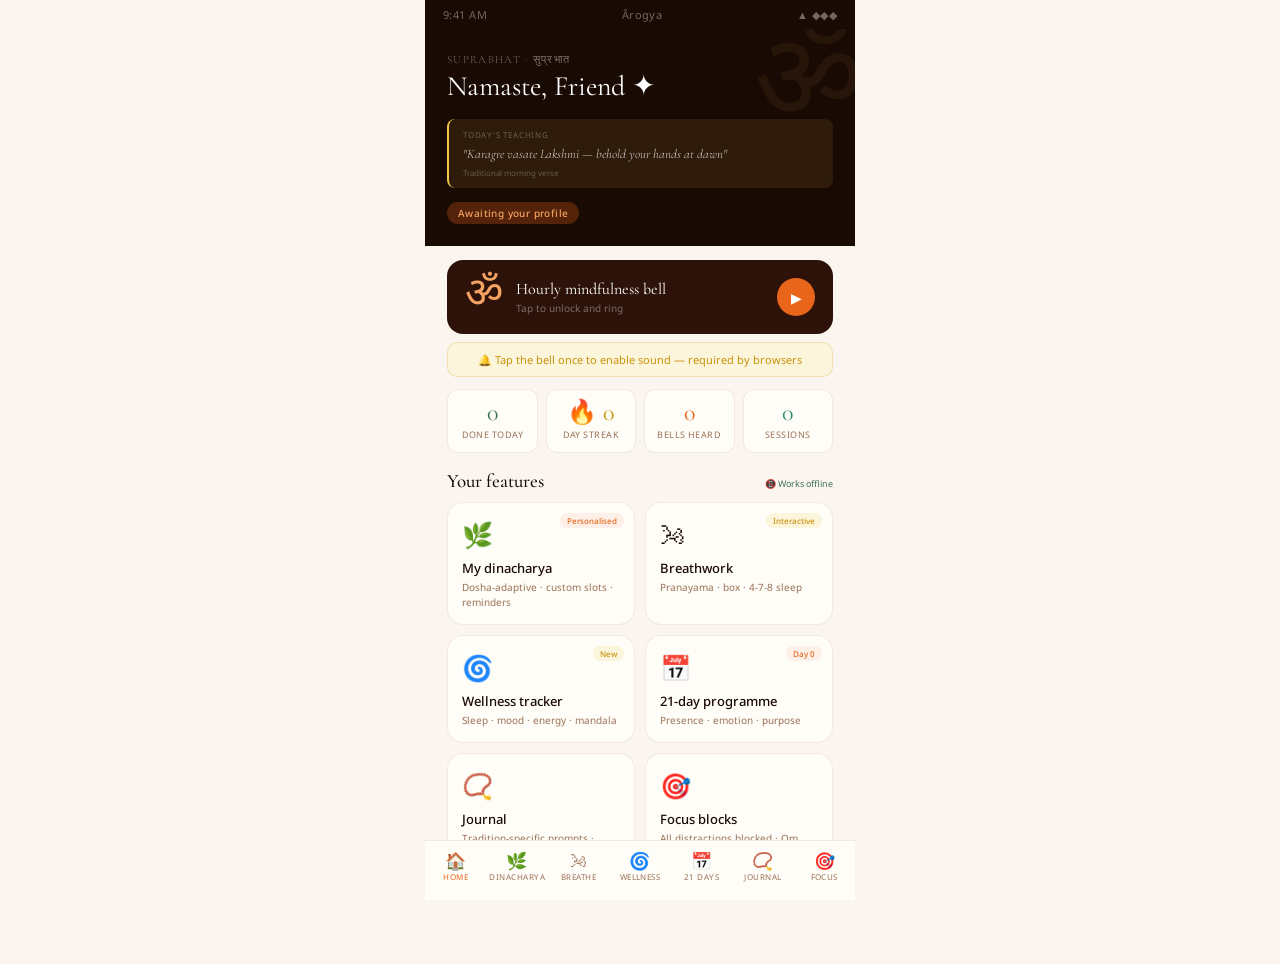
<file: index.html>
<!DOCTYPE html>
<html lang="en">

  <head>
    <meta charset="UTF-8">
    <title>Untitled</title>
    <link rel="stylesheet" href="/style.css">
  </head>

  <body>
    
<!DOCTYPE html>
<html lang="en">
<head>
  <meta charset="UTF-8"/>
  <meta name="viewport" content="width=device-width, initial-scale=1.0"/>
  <title>Ārogya · Living Wellness Companion</title>
  <link rel="preconnect" href="https://fonts.googleapis.com"/>
  <link rel="preconnect" href="https://fonts.gstatic.com" crossorigin/>
  <link href="https://fonts.googleapis.com/css2?family=Cormorant+Garamond:ital,wght@0,300;0,400;0,500;0,600;1,300;1,400;1,600&family=Noto+Sans:wght@300;400;500&family=Noto+Sans+Devanagari:wght@300;400;500&display=swap" rel="stylesheet"/>
  <link rel="stylesheet" href="style.css"/>
</head>
<body>

<!-- Fallback audio elements -->
<audio id="audio-om"   preload="auto" style="display:none"><source src="https://cdn.freesound.org/previews/561/561598_7107935-lq.mp3" type="audio/mpeg"></audio>
<audio id="audio-bell" preload="auto" style="display:none"><source src="https://cdn.freesound.org/previews/411/411642_5121236-lq.mp3" type="audio/mpeg"></audio>

<!-- ═══════════════════════════════════════════════════════
     ACTIVITY EDITOR MODAL
     Slides up as a bottom sheet. Handles add + edit + delete.
     ═══════════════════════════════════════════════════════ -->
<div class="modal-backdrop" id="activityModal" onclick="closeModalBackdrop(event)">
  <div class="modal-sheet" id="modalSheet">
    <div class="modal-handle"></div>

    <div class="modal-header">
      <span class="modal-title" id="modalTitle">Add activity</span>
      <button class="modal-close" onclick="closeModal()">✕</button>
    </div>

    <!-- Activity type picker -->
    <div class="modal-section-label">What kind of activity?</div>
    <div class="act-type-grid" id="actTypeGrid">
      <!-- populated by renderActivityTypeGrid() in JS -->
    </div>

    <!-- Custom name field — shown only for 'custom' type -->
    <div id="customNameWrap" style="display:none; margin-bottom:0">
      <div class="modal-section-label">Activity name</div>
      <input class="modal-input" id="customNameInput" type="text" placeholder="e.g. Study, Reading, Hobby…" maxlength="40"/>
    </div>

    <!-- Time pickers -->
    <div class="modal-section-label">Time</div>
    <div class="time-row">
      <div class="time-picker-wrap">
        <label class="time-label">Start</label>
        <input class="time-input" id="actStartTime" type="time" value="07:00"/>
      </div>
      <div class="time-divider">→</div>
      <div class="time-picker-wrap">
        <label class="time-label">End</label>
        <input class="time-input" id="actEndTime" type="time" value="07:30"/>
      </div>
    </div>

    <!-- Reminder -->
    <div class="modal-section-label">Reminder</div>
    <div class="modal-reminder-row">
      <div class="reminder-info">
        <div class="reminder-title">Sound + teaching at start time</div>
        <div class="reminder-sub">A tradition-specific verse plays when the time arrives</div>
      </div>
      <div class="toggle on" id="reminderToggle" onclick="this.classList.toggle('on')"></div>
    </div>

    <!-- Intention note -->
    <div class="modal-section-label">Intention <span style="font-weight:400;color:var(--mu)">(optional)</span></div>
    <textarea class="modal-textarea" id="actNotes" placeholder="What do you intend to bring to this time?"></textarea>

    <!-- Live spiritual content preview -->
    <div class="modal-section-label">Spiritual note for this activity</div>
    <div class="modal-preview" id="modalPreview">
      <div style="color:var(--mu);font-size:12px;font-style:italic">Choose an activity type above to see the teaching</div>
    </div>

    <div class="modal-actions">
      <button class="modal-delete-btn" id="modalDeleteBtn" onclick="deleteActivity()">Delete</button>
      <button class="modal-save-btn"   onclick="saveActivity()">Save ✦</button>
    </div>
  </div>
</div>

<!-- ═══════════════════════════════════════════════════════
     REMINDER TOAST — fires when a scheduled time arrives
     ═══════════════════════════════════════════════════════ -->
<div class="reminder-toast" id="reminderToast">
  <div class="toast-inner">
    <div class="toast-icon" id="toastIcon">🌿</div>
    <div class="toast-body">
      <div class="toast-activity"  id="toastActivity">Meditation</div>
      <div class="toast-time"      id="toastTime">7:00 AM</div>
      <div class="toast-teaching"  id="toastTeaching"></div>
    </div>
    <button class="toast-dismiss" onclick="dismissToast()">✕</button>
  </div>
</div>

<!-- ═══════════════════════════════════════════════════════
     APP SHELL
     ═══════════════════════════════════════════════════════ -->
<div class="app" id="app">

  <div class="status-bar">
    <span id="statusTime">9:41 AM</span>
    <span>Ārogya</span>
    <span id="connStatus">▲ ◆◆◆</span>
  </div>

  <!-- ═══════════════════════════════════════════════════════
       ONBOARDING OVERLAY
       ═══════════════════════════════════════════════════════ -->
  <div class="onboard-overlay" id="onboard">
    <div class="ob-hero">
      <span class="ob-om">ॐ</span>
      <h1 class="ob-title">Welcome to Ārogya</h1>
      <p class="ob-sub">Your living wellness companion — rooted in Ayurveda, Mindfulness, and the Plum Village tradition</p>
    </div>
    <div class="ob-progress" id="ob-progress">
      <div class="ob-dot active" id="od0"></div><div class="ob-dot" id="od1"></div>
      <div class="ob-dot" id="od2"></div><div class="ob-dot" id="od3"></div>
      <div class="ob-dot" id="od4"></div><div class="ob-dot" id="od5"></div>
      <div class="ob-dot" id="od6"></div><div class="ob-dot" id="od7"></div>
    </div>

    <!-- Step 0: Name -->
    <div class="ob-step active" id="os0">
      <h2 class="ob-q">What is your name?</h2>
      <p class="ob-hint">Ārogya will address you personally throughout your day</p>
      <input class="ob-input" id="ob-name" type="text" placeholder="Your name…" autocomplete="off"/>
      <button class="ob-next-btn" onclick="obNext(0)">Continue →</button>
    </div>

    <!-- Step 1: Intentions MULTI -->
    <div class="ob-step" id="os1">
      <h2 class="ob-q">What brings you to Ārogya?</h2>
      <p class="ob-hint">Select all that apply — your intentions shape everything the app offers</p>
      <div class="ob-options multi" id="intentions-group">
        <div class="ob-opt" onclick="obMultiToggle(this,'intentions')"><span class="ob-opt-icon">🌿</span><div><div class="ob-opt-title">Reduce stress and anxiety</div><div class="ob-opt-sub">Find calm, sleep better, feel less overwhelmed</div></div><span class="ob-check">✓</span></div>
        <div class="ob-opt" onclick="obMultiToggle(this,'intentions')"><span class="ob-opt-icon">🧘</span><div><div class="ob-opt-title">Deepen my spiritual practice</div><div class="ob-opt-sub">Daily sadhana, wisdom traditions, higher connection</div></div><span class="ob-check">✓</span></div>
        <div class="ob-opt" onclick="obMultiToggle(this,'intentions')"><span class="ob-opt-icon">💪</span><div><div class="ob-opt-title">Improve physical health</div><div class="ob-opt-sub">Better digestion, energy, sleep, and body awareness</div></div><span class="ob-check">✓</span></div>
        <div class="ob-opt" onclick="obMultiToggle(this,'intentions')"><span class="ob-opt-icon">🎯</span><div><div class="ob-opt-title">Build mindful daily habits</div><div class="ob-opt-sub">Consistent morning routine, journaling, focused work</div></div><span class="ob-check">✓</span></div>
        <div class="ob-opt" onclick="obMultiToggle(this,'intentions')"><span class="ob-opt-icon">🌙</span><div><div class="ob-opt-title">Improve sleep quality</div><div class="ob-opt-sub">Wind-down rituals, Yoga Nidra, better rest</div></div><span class="ob-check">✓</span></div>
      </div>
      <div class="ob-selection-count" id="intentions-count">Select at least one</div>
      <button class="ob-next-btn" onclick="obNext(1)">Continue →</button>
      <span class="ob-back" onclick="obBack(1)">← Back</span>
    </div>

    <!-- Step 2: Traits MULTI -->
    <div class="ob-step" id="os2">
      <h2 class="ob-q">How would you describe your mind and emotions?</h2>
      <p class="ob-hint">Select all that feel true — you can be many things at once</p>
      <div class="ob-options multi" id="traits-group">
        <div class="ob-opt" onclick="obMultiToggle(this,'traits')"><span class="ob-opt-icon">🌀</span><div><div class="ob-opt-title">Overthinker / anxious</div><div class="ob-opt-sub">Mind races, worry about future, easily scattered</div></div><span class="ob-check">✓</span></div>
        <div class="ob-opt" onclick="obMultiToggle(this,'traits')"><span class="ob-opt-icon">☀</span><div><div class="ob-opt-title">Generally calm</div><div class="ob-opt-sub">Steady, patient, resilient under pressure</div></div><span class="ob-check">✓</span></div>
        <div class="ob-opt" onclick="obMultiToggle(this,'traits')"><span class="ob-opt-icon">⚡</span><div><div class="ob-opt-title">Driven and intense</div><div class="ob-opt-sub">Goal-oriented, high standards, can get irritable</div></div><span class="ob-check">✓</span></div>
        <div class="ob-opt" onclick="obMultiToggle(this,'traits')"><span class="ob-opt-icon">💧</span><div><div class="ob-opt-title">Sensitive and emotional</div><div class="ob-opt-sub">Deep feeler, affected by others, rich inner life</div></div><span class="ob-check">✓</span></div>
        <div class="ob-opt" onclick="obMultiToggle(this,'traits')"><span class="ob-opt-icon">🌊</span><div><div class="ob-opt-title">Slow to start but steady</div><div class="ob-opt-sub">Builds momentum slowly, loyal, resistant to change</div></div><span class="ob-check">✓</span></div>
        <div class="ob-opt" onclick="obMultiToggle(this,'traits')"><span class="ob-opt-icon">🌫</span><div><div class="ob-opt-title">Often foggy or fatigued</div><div class="ob-opt-sub">Hard to focus, low motivation, brain fog</div></div><span class="ob-check">✓</span></div>
      </div>
      <div class="ob-selection-count" id="traits-count">Select all that apply</div>
      <button class="ob-next-btn" onclick="obNext(2)">Continue →</button>
      <span class="ob-back" onclick="obBack(2)">← Back</span>
    </div>

    <!-- Step 3: Body type SINGLE -->
    <div class="ob-step" id="os3">
      <h2 class="ob-q">How would you describe your body type?</h2>
      <p class="ob-hint">Choose the one that feels most like you — be honest, not aspirational</p>
      <div class="ob-options single" id="bodytype-group">
        <div class="ob-opt" onclick="obSingleSelect(this,'bodytype'); obScore('vata',3)"><span class="ob-opt-icon">🌬</span><div><div class="ob-opt-title">Thin, light, dry skin, cold hands</div><div class="ob-opt-sub">Irregular appetite, variable energy, creative and restless</div></div></div>
        <div class="ob-opt" onclick="obSingleSelect(this,'bodytype'); obScore('pitta',3)"><span class="ob-opt-icon">🔥</span><div><div class="ob-opt-title">Medium build, warm body, sharp features</div><div class="ob-opt-sub">Strong appetite, sharp mind, determined and intense</div></div></div>
        <div class="ob-opt" onclick="obSingleSelect(this,'bodytype'); obScore('kapha',3)"><span class="ob-opt-icon">🌍</span><div><div class="ob-opt-title">Larger or solid build, smooth or oily skin</div><div class="ob-opt-sub">Steady energy, calm nature, slow digestion</div></div></div>
        <div class="ob-opt" onclick="obSingleSelect(this,'bodytype'); obScore('vata',2); obScore('pitta',2)"><span class="ob-opt-icon">💨</span><div><div class="ob-opt-title">Mix of thin and medium — variable</div><div class="ob-opt-sub">Can shift, in-between builds, changeable</div></div></div>
      </div>
      <button class="ob-next-btn" onclick="obNext(3)">Continue →</button>
      <span class="ob-back" onclick="obBack(3)">← Back</span>
    </div>

    <!-- Step 4: Sleep + digestion SINGLE -->
    <div class="ob-step" id="os4">
      <h2 class="ob-q">How is your digestion and sleep?</h2>
      <p class="ob-hint">Key indicators of your doshic nature — be honest</p>
      <div class="ob-options single" id="sleepdig-group">
        <div class="ob-opt" onclick="obSingleSelect(this,'sleepdig'); obScore('vata',3)"><span class="ob-opt-icon">🌙</span><div><div class="ob-opt-title">Light sleeper, irregular digestion, gas or bloating</div><div class="ob-opt-sub">Wake easily, variable appetite, mind active at night</div></div></div>
        <div class="ob-opt" onclick="obSingleSelect(this,'sleepdig'); obScore('pitta',3)"><span class="ob-opt-icon">🔆</span><div><div class="ob-opt-title">Moderate sleep, wake sharp, strong digestion</div><div class="ob-opt-sub">Can feel hot at night, occasional acid or heartburn</div></div></div>
        <div class="ob-opt" onclick="obSingleSelect(this,'sleepdig'); obScore('kapha',3)"><span class="ob-opt-icon">🐢</span><div><div class="ob-opt-title">Heavy sleeper, hard to wake, slow digestion</div><div class="ob-opt-sub">Sleep long, feel groggy, digest slowly</div></div></div>
      </div>
      <button class="ob-next-btn" onclick="obNext(4)">Continue →</button>
      <span class="ob-back" onclick="obBack(4)">← Back</span>
    </div>

    <!-- Step 5: Stress SINGLE -->
    <div class="ob-step" id="os5">
      <h2 class="ob-q">Under stress, you tend to…</h2>
      <p class="ob-hint">Stress reveals your Vikruti — your current imbalance</p>
      <div class="ob-options single" id="stress-group">
        <div class="ob-opt" onclick="obSingleSelect(this,'stress'); obScore('vata',3)"><span class="ob-opt-icon">🌀</span><div><div class="ob-opt-title">Worry, overthink, feel scattered and anxious</div><div class="ob-opt-sub">Mind races, lose routine, feel ungrounded or fearful</div></div></div>
        <div class="ob-opt" onclick="obSingleSelect(this,'stress'); obScore('pitta',3)"><span class="ob-opt-icon">💢</span><div><div class="ob-opt-title">Get angry, frustrated, critical, overwork</div><div class="ob-opt-sub">Push harder, become irritable, feel inflamed and driven</div></div></div>
        <div class="ob-opt" onclick="obSingleSelect(this,'stress'); obScore('kapha',3)"><span class="ob-opt-icon">😶</span><div><div class="ob-opt-title">Withdraw, eat more, feel lethargic or stuck</div><div class="ob-opt-sub">Retreat inward, feel heavy, lose motivation</div></div></div>
        <div class="ob-opt" onclick="obSingleSelect(this,'stress'); obScore('vata',2); obScore('pitta',2)"><span class="ob-opt-icon">⚡</span><div><div class="ob-opt-title">Anxious AND frustrated — both at once</div><div class="ob-opt-sub">Overthink and then get irritable about overthinking</div></div></div>
      </div>
      <button class="ob-next-btn" onclick="obNext(5)">Continue →</button>
      <span class="ob-back" onclick="obBack(5)">← Back</span>
    </div>

    <!-- Step 6: Dosha MULTI -->
    <div class="ob-step" id="os6">
      <h2 class="ob-q">Which dosha(s) feel most like you?</h2>
      <p class="ob-hint">You can select one or a combination — many people are dual-doshic</p>
      <div class="dosha-multi-grid" id="dosha-select-group">
        <div class="dosha-card" data-dosha="vata" onclick="obDoshaToggle(this)"><div class="dosha-card-inner"><span class="dosha-icon">🌬</span><div class="dosha-name">Vata</div><div class="dosha-qualities">Air · Ether</div><div class="dosha-traits">Creative · Quick · Anxious</div></div><span class="dosha-check">✓</span></div>
        <div class="dosha-card" data-dosha="pitta" onclick="obDoshaToggle(this)"><div class="dosha-card-inner"><span class="dosha-icon">🔥</span><div class="dosha-name">Pitta</div><div class="dosha-qualities">Fire · Water</div><div class="dosha-traits">Focused · Sharp · Intense</div></div><span class="dosha-check">✓</span></div>
        <div class="dosha-card" data-dosha="kapha" onclick="obDoshaToggle(this)"><div class="dosha-card-inner"><span class="dosha-icon">🌍</span><div class="dosha-name">Kapha</div><div class="dosha-qualities">Earth · Water</div><div class="dosha-traits">Calm · Steady · Loyal</div></div><span class="dosha-check">✓</span></div>
      </div>
      <div class="dosha-combo-display" id="dosha-combo-display">Your combination will appear here</div>
      <p class="ob-hint" style="margin-top:8px">Not sure? We calculated a suggestion from your previous answers.</p>
      <button class="ob-next-btn" onclick="obNext(6)">Continue →</button>
      <span class="ob-back" onclick="obBack(6)">← Back</span>
    </div>

    <!-- Step 7: Tradition SINGLE STRICT -->
    <div class="ob-step" id="os7">
      <h2 class="ob-q">Which wisdom tradition is yours?</h2>
      <p class="ob-hint">Choose one — content will be strictly from this tradition only</p>
      <div class="ob-grid tradition-grid" id="tradition-group">
        <div class="ob-grid-card" data-trad="hindu"    onclick="obTradSelect(this)"><span class="ob-grid-icon">🪔</span><div class="ob-grid-name">Hindu / Vedantic</div><div class="ob-grid-sub">Gita · Upanishads · Sanskrit</div></div>
        <div class="ob-grid-card" data-trad="thay"     onclick="obTradSelect(this)"><span class="ob-grid-icon">🌸</span><div class="ob-grid-name">Thich Nhat Hanh</div><div class="ob-grid-sub">Gathas · Interbeing · Plum Village</div></div>
        <div class="ob-grid-card" data-trad="buddhist" onclick="obTradSelect(this)"><span class="ob-grid-icon">☸</span><div class="ob-grid-name">Buddhist</div><div class="ob-grid-sub">Vipassana · Metta · Pali</div></div>
        <div class="ob-grid-card" data-trad="universal" onclick="obTradSelect(this)"><span class="ob-grid-icon">✦</span><div class="ob-grid-name">Universal</div><div class="ob-grid-sub">No religion · Science of mind</div></div>
      </div>
      <div class="ob-selection-count" id="tradition-count">Choose one tradition</div>
      <button class="ob-next-btn" onclick="obFinish()">Discover my prakriti ✦</button>
      <span class="ob-back" onclick="obBack(7)">← Back</span>
    </div>

    <!-- Result -->
    <div class="ob-step" id="os-result">
      <div id="dosha-result-html"></div>
      <button class="ob-next-btn" onclick="closeOnboard()">Begin my dinacharya ✦</button>
    </div>
  </div>

  <!-- ═══════════════════════════════════════════════════════
       HOME SCREEN
       ═══════════════════════════════════════════════════════ -->
  <div class="screen active" id="screen-home">
    <div class="home-hero">
      <p class="greeting">Suprabhat · सुप्रभात</p>
      <h1 class="hero-name" id="homeGreeting">Namaste, Friend ✦</h1>
      <div class="dual-verse" id="daily-verse-area">
        <div class="dv-card dv-hindu" id="home-verse-card">
          <div class="dv-label"  id="home-verse-label">Today's teaching</div>
          <div class="dv-text"   id="home-verse-text">"Karagre vasate Lakshmi — behold your hands at dawn"</div>
          <div class="dv-source" id="home-verse-source">Traditional morning verse</div>
        </div>
      </div>
      <div class="dosha-pills" id="doshaDisplay"><span class="dpill dp-p">Awaiting your profile</span></div>
    </div>
    <div class="om-bell-card">
      <span class="om-big">ॐ</span>
      <div class="om-text"><div class="om-title">Hourly mindfulness bell</div><div class="om-sub" id="om-next-time">Tap to unlock and ring</div></div>
      <button class="om-play-btn" id="omPlayBtn" onclick="handleBellTap()">▶</button>
    </div>
    <div class="sound-unlock-notice" id="sound-unlock-notice">🔔 Tap the bell once to enable sound — required by browsers</div>
    <div class="quick-stats">
      <div class="qs-card"><div class="qs-num" style="color:var(--sage)" id="stat-done">0</div><div class="qs-label">Done today</div></div>
      <div class="qs-card"><div class="qs-num" style="color:var(--gd)"   id="stat-streak">🔥 0</div><div class="qs-label">Day streak</div></div>
      <div class="qs-card"><div class="qs-num" style="color:var(--sf)"   id="stat-bells">0</div><div class="qs-label">Bells heard</div></div>
      <div class="qs-card"><div class="qs-num" style="color:var(--jade)" id="stat-sessions">0</div><div class="qs-label">Sessions</div></div>
    </div>
    <div class="section-row"><span class="section-title">Your features</span><span class="section-note">📵 Works offline</span></div>
    <div class="feature-grid">
      <div class="feat-card" onclick="go('dina')"><span class="feat-badge badge-active">Personalised</span><span class="feat-icon">🌿</span><div class="feat-name">My dinacharya</div><div class="feat-sub">Dosha-adaptive · custom slots · reminders</div></div>
      <div class="feat-card" onclick="go('breathwork')"><span class="feat-badge badge-new">Interactive</span><span class="feat-icon">🌬</span><div class="feat-name">Breathwork</div><div class="feat-sub">Pranayama · box · 4-7-8 sleep</div></div>
      <div class="feat-card" onclick="go('tracker')"><span class="feat-badge badge-new">New</span><span class="feat-icon">🌀</span><div class="feat-name">Wellness tracker</div><div class="feat-sub">Sleep · mood · energy · mandala</div></div>
      <div class="feat-card" onclick="go('programme')"><span class="feat-badge badge-active" id="prog-day-badge">Day 0</span><span class="feat-icon">📅</span><div class="feat-name">21-day programme</div><div class="feat-sub">Presence · emotion · purpose</div></div>
      <div class="feat-card" onclick="go('journal')"><span class="feat-icon">📿</span><div class="feat-name">Journal</div><div class="feat-sub">Tradition-specific prompts · printable</div></div>
      <div class="feat-card" onclick="go('focus')"><span class="feat-icon">🎯</span><div class="feat-name">Focus blocks</div><div class="feat-sub">All distractions blocked · Om bell</div></div>
    </div>
  </div>

  <!-- ═══════════════════════════════════════════════════════
       DINACHARYA SCREEN — ENHANCED
       Two panels: Suggested (AI-guided) + My Schedule (custom)
       ═══════════════════════════════════════════════════════ -->
  <div class="screen" id="screen-dina">

    <div class="print-header">
      <div class="print-title">Ārogya · Personalised Dinacharya</div>
      <div class="print-sub" id="dina-print-sub">Your dosha · Today's date</div>
    </div>

    <div class="screen-hero">
      <p class="eyebrow">Your daily rhythm</p>
      <h2 class="screen-title" id="dina-title">Dinacharya</h2>
      <p class="screen-sub"   id="dina-sub">Loading your profile…</p>
      <div class="dosha-bars">
        <div class="dbar"><div class="dbar-label">Vata</div><div class="dbar-track"><div class="dbar-fill" id="vata-bar"  style="background:var(--vata-c);width:0%"></div></div></div>
        <div class="dbar"><div class="dbar-label">Pitta</div><div class="dbar-track"><div class="dbar-fill" id="pitta-bar" style="background:var(--pitta-c);width:0%"></div></div></div>
        <div class="dbar"><div class="dbar-label">Kapha</div><div class="dbar-track"><div class="dbar-fill" id="kapha-bar" style="background:var(--kapha-c);width:0%"></div></div></div>
      </div>
    </div>

    <!-- Mood bar -->
    <div class="mood-bar">
      <span class="mood-bar-label">Mood</span>
      <div class="mood-chips">
        <div class="mchip active"  onclick="setMood('balanced',this)">Balanced</div>
        <div class="mchip" onclick="setMood('anxious',this)">Anxious</div>
        <div class="mchip" onclick="setMood('angry',this)">Irritable</div>
        <div class="mchip" onclick="setMood('low',this)">Low energy</div>
        <div class="mchip" onclick="setMood('grief',this)">Heavy-hearted</div>
        <div class="mchip" onclick="setMood('focused',this)">Focused</div>
      </div>
    </div>
    <div class="mood-notice" id="mood-notice"></div>

    <!-- Tab switcher -->
    <div class="dina-tab-bar">
      <button class="dina-tab active" id="tab-suggested" onclick="switchDinaTab('suggested')">
        <span>🌿</span> Suggested
      </button>
      <button class="dina-tab" id="tab-schedule" onclick="switchDinaTab('schedule')">
        <span>🗓</span> My schedule
        <span class="dina-tab-count" id="scheduleCount">0</span>
      </button>
    </div>

    <!-- ── PANEL A: Suggested ── -->
    <div id="dina-panel-suggested">
      <div class="print-row">
        <button class="print-btn" onclick="printScreen('dina')">🖨 Print</button>
        <button class="print-btn">📄 PDF</button>
        <span class="offline-note">📵 Offline</span>
      </div>

      <!-- Smart defaults (wake/sleep/detox) -->
      <div class="smart-defaults-strip" id="smartDefaults"></div>

      <!-- Dynamic timeline -->
      <div class="timeline" id="dina-timeline-container">
        <div class="timeline-loading">Complete onboarding to see your personalised dinacharya.</div>
      </div>
    </div>

    <!-- ── PANEL B: My schedule ── -->
    <div id="dina-panel-schedule" style="display:none">

      <!-- Day summary bar -->
      <div class="sched-summary" id="schedSummary"></div>

      <!-- 24h visual bar -->
      <div class="day-visual-wrap">
        <div class="day-visual" id="dayVisual"></div>
        <div class="day-visual-labels">
          <span>12 AM</span><span>6 AM</span><span>12 PM</span><span>6 PM</span><span>12 AM</span>
        </div>
      </div>

      <!-- Suggest from dosha button -->
      <button class="suggest-schedule-btn" onclick="applySuggestedSchedule()">
        🌿 Fill from my dosha profile
      </button>

      <!-- Activity list -->
      <div class="sched-list" id="schedList"></div>

      <!-- FAB button -->
      <div class="fab-wrap">
        <button class="fab-btn" onclick="openModal(null)">
          <span class="fab-icon">＋</span> Add activity
        </button>
      </div>
    </div>

  </div><!-- end screen-dina -->


  <!-- ═══════════════════════════════════════════════════════
       BREATHWORK SCREEN
       ═══════════════════════════════════════════════════════ -->
  <div class="screen" id="screen-breathwork">
    <div class="screen-hero"><p class="eyebrow">Pranayama · breathwork</p><h2 class="screen-title">Breath as medicine</h2><p class="screen-sub">Science-backed · dosha-specific · guided</p></div>
    <div class="breath-tabs">
      <div class="btab active" onclick="setBrType('nadi',this)"><div class="btab-name">Nadi Shodhana</div><div class="btab-time">5–10 min</div></div>
      <div class="btab" onclick="setBrType('bhramari',this)"><div class="btab-name">Bhramari</div><div class="btab-time">3–5 min</div></div>
      <div class="btab" onclick="setBrType('box',this)"><div class="btab-name">Box breathing</div><div class="btab-time">4 min</div></div>
      <div class="btab" onclick="setBrType('478',this)"><div class="btab-name">4-7-8 Sleep</div><div class="btab-time">Before bed</div></div>
      <div class="btab" onclick="setBrType('thay',this)"><div class="btab-name">Thay's breath</div><div class="btab-time">Any time</div></div>
    </div>
    <div class="breath-center">
      <div class="breath-ring-wrap">
        <svg class="breath-svg" viewBox="0 0 200 200"><circle class="br-bg" cx="100" cy="100" r="90"/><circle class="br-prog" cx="100" cy="100" r="90" id="brRing" style="transform:rotate(-90deg);transform-origin:100px 100px"/></svg>
        <div class="br-center"><div class="br-count" id="brCount">4</div><div class="br-action" id="brAction">INHALE</div><div class="br-cycles" id="brCycles">Cycle 1 of 6</div></div>
      </div>
      <div class="breath-pattern"><div class="bp-step bp-in"><span class="bp-num" id="bp-in">4</span>Inhale</div><div class="bp-step bp-hold"><span class="bp-num" id="bp-hold">4</span>Hold</div><div class="bp-step bp-out"><span class="bp-num" id="bp-out">4</span>Exhale</div></div>
      <p class="breath-instruction" id="brInstr">Alternate nostril breathing.</p>
      <button class="br-start-btn" id="brBtn" onclick="toggleBreath()">Begin practice</button>
    </div>
    <div class="br-benefit" id="brBenefit"><div class="br-benefit-title">🌿 Nadi Shodhana</div>Balances both brain hemispheres. Reduces cortisol within 5 minutes.</div>
  </div>

  <!-- ═══════════════════════════════════════════════════════
       WELLNESS TRACKER
       ═══════════════════════════════════════════════════════ -->
  <div class="screen" id="screen-tracker">
    <div class="screen-hero"><p class="eyebrow">Srushti mandala</p><h2 class="screen-title">Wellness tracker</h2><p class="screen-sub">Daily check-in · patterns · insights</p></div>
    <div class="safety-banner" id="safetyBanner"><div class="safety-title">🌸 We notice you've been feeling low</div><div class="safety-text">You don't have to manage this alone.</div><button class="safety-btn" onclick="document.getElementById('safetyBanner').classList.remove('visible')">Explore gentle practices</button></div>
    <div class="checkin-card"><div class="checkin-head"><div class="checkin-title">Today's check-in</div><div class="checkin-sub">60 seconds · builds your wellness picture</div></div>
      <div class="checkin-sliders">
        <div class="ci-row"><span class="ci-label">Sleep</span><input type="range" class="ci-slider" min="1" max="10" value="7" oninput="updateSlider(this)"/><span class="ci-val">7</span></div>
        <div class="ci-row"><span class="ci-label">Energy</span><input type="range" class="ci-slider" min="1" max="10" value="6" oninput="updateSlider(this)"/><span class="ci-val">6</span></div>
        <div class="ci-row"><span class="ci-label">Mood</span><input type="range" class="ci-slider" min="1" max="10" value="7" oninput="updateSlider(this); checkSafety(this.value)"/><span class="ci-val">7</span></div>
        <div class="ci-row"><span class="ci-label">Digestion</span><input type="range" class="ci-slider" min="1" max="10" value="8" oninput="updateSlider(this)"/><span class="ci-val">8</span></div>
        <div class="ci-row"><span class="ci-label">Stress</span><input type="range" class="ci-slider" min="1" max="10" value="4" oninput="updateSlider(this)"/><span class="ci-val">4</span></div>
      </div>
      <button class="checkin-submit">Save today's check-in ✦</button>
    </div>
    <div class="mandala-card"><div class="mandala-title">This week's Srushti chart</div><div class="mandala-sub">Your inner weather</div>
      <div class="radar-bars">
        <div class="rbar-row"><span class="rbar-label">Mind</span><div class="rbar-track"><div class="rbar-fill rf-mind" style="width:72%"></div></div><span class="rbar-pct">72%</span></div>
        <div class="rbar-row"><span class="rbar-label">Body</span><div class="rbar-track"><div class="rbar-fill rf-body" style="width:65%"></div></div><span class="rbar-pct">65%</span></div>
        <div class="rbar-row"><span class="rbar-label">Energy</span><div class="rbar-track"><div class="rbar-fill rf-energy" style="width:80%"></div></div><span class="rbar-pct">80%</span></div>
        <div class="rbar-row"><span class="rbar-label">Sleep</span><div class="rbar-track"><div class="rbar-fill rf-sleep" style="width:58%"></div></div><span class="rbar-pct">58%</span></div>
        <div class="rbar-row"><span class="rbar-label">Digestion</span><div class="rbar-track"><div class="rbar-fill rf-digest" style="width:74%"></div></div><span class="rbar-pct">74%</span></div>
      </div>
    </div>
  </div>

  <!-- ═══════════════════════════════════════════════════════
       21-DAY PROGRAMME
       ═══════════════════════════════════════════════════════ -->
  <div class="screen" id="screen-programme">
    <div class="screen-hero"><p class="eyebrow">Structured journey</p><h2 class="screen-title">21-day programme</h2><p class="screen-sub" id="prog-sub">Presence → Emotion → Connection → Purpose</p></div>
    <div id="programme-content">
      <div class="week-tabs">
        <div class="wtab active" onclick="showWeek('1',this)"><div class="wtab-num">Week 1</div><div class="wtab-name">Foundation</div></div>
        <div class="wtab" onclick="showWeek('2',this)"><div class="wtab-num">Week 2</div><div class="wtab-name">Emotion</div></div>
        <div class="wtab" onclick="showWeek('3',this)"><div class="wtab-num">Week 3</div><div class="wtab-name">Purpose</div></div>
      </div>
      <div id="week-panels"></div>
    </div>
  </div>

  <!-- ═══════════════════════════════════════════════════════
       JOURNAL SCREEN
       ═══════════════════════════════════════════════════════ -->
  <div class="screen" id="screen-journal">
    <div class="print-header"><div class="print-title">Ārogya · Journal</div><div class="print-sub">Your daily reflection</div></div>
    <div class="screen-hero"><p class="eyebrow">Svadhyaya · self-study</p><h2 class="screen-title">Your journal</h2><p class="screen-sub" id="journal-tradition-label">Tradition-filtered prompts</p></div>
    <div class="mood-section">
      <div class="mood-section-label">How are you right now?</div>
      <div class="mood-grid">
        <div class="mood-btn" onclick="selectMood(this)"><span class="mood-emoji">🌱</span><span class="mood-label">Hopeful</span></div>
        <div class="mood-btn" onclick="selectMood(this)"><span class="mood-emoji">☀</span><span class="mood-label">Calm</span></div>
        <div class="mood-btn" onclick="selectMood(this)"><span class="mood-emoji">🌊</span><span class="mood-label">Anxious</span></div>
        <div class="mood-btn" onclick="selectMood(this)"><span class="mood-emoji">🍂</span><span class="mood-label">Heavy</span></div>
        <div class="mood-btn" onclick="selectMood(this)"><span class="mood-emoji">🔥</span><span class="mood-label">Energised</span></div>
        <div class="mood-btn" onclick="selectMood(this)"><span class="mood-emoji">🌫</span><span class="mood-label">Foggy</span></div>
        <div class="mood-btn" onclick="selectMood(this)"><span class="mood-emoji">💧</span><span class="mood-label">Sad</span></div>
        <div class="mood-btn" onclick="selectMood(this)"><span class="mood-emoji">🌸</span><span class="mood-label">Grateful</span></div>
        <div class="mood-btn" onclick="selectMood(this)"><span class="mood-emoji">🕯</span><span class="mood-label">Present</span></div>
        <div class="mood-btn" onclick="selectMood(this)"><span class="mood-emoji">⚡</span><span class="mood-label">Restless</span></div>
      </div>
    </div>
    <div class="journal-section">
      <div class="section-row"><span class="section-title">Today's prompts</span></div>
      <div id="journal-prompts-area"><div class="timeline-loading">Loading your tradition-specific prompts…</div></div>
    </div>
    <div class="journal-print-row">
      <button class="print-btn" onclick="printScreen('journal')">🖨 Print journal</button>
      <button class="print-btn">📄 Save as PDF</button>
    </div>
    <div class="section-row"><span class="section-title">Past entries</span><span class="section-action">See all</span></div>
    <div class="entries-list" id="past-entries-list"><div class="timeline-loading" style="padding:12px 22px;font-size:12px;color:var(--mu)">No entries yet.</div></div>
  </div>

  <!-- ═══════════════════════════════════════════════════════
       FOCUS SCREEN
       ═══════════════════════════════════════════════════════ -->
  <div class="screen" id="screen-focus">
    <div class="screen-hero"><p class="eyebrow">Mindful work block</p><h2 class="screen-title">Deep focus</h2><p class="screen-sub">All notifications blocked · Om bell at close</p></div>
    <div class="quick-stats" style="padding-top:14px">
      <div class="qs-card"><div class="qs-num" style="color:var(--sf)" id="focus-sessions">0</div><div class="qs-label">Sessions today</div></div>
      <div class="qs-card"><div class="qs-num" style="color:var(--sf)" id="focus-mins">0</div><div class="qs-label">Focus mins</div></div>
      <div class="qs-card"><div class="qs-num" style="color:var(--gd)" id="focus-streak">🔥 0</div><div class="qs-label">Streak</div></div>
    </div>
    <div class="focus-intention-wrap"><div class="focus-intention-label">Intention for this block</div><textarea class="focus-intention" id="intentionText" placeholder="What receives your full attention now?"></textarea></div>
    <div class="timer-wrap"><div class="timer-ring-wrap"><svg class="timer-svg" viewBox="0 0 188 188"><circle class="tr-bg" cx="94" cy="94" r="85"/><circle class="tr-prog" cx="94" cy="94" r="85" id="tRing"/></svg><div class="timer-center"><div class="timer-display" id="tDisp">25:00</div><div class="timer-phase" id="tPh">FOCUS</div><div class="timer-session" id="tSs">Session 1 of 4</div></div></div></div>
    <div class="dur-row">
      <div class="dur-chip" onclick="setDuration(15,this)">15 min</div>
      <div class="dur-chip active" onclick="setDuration(25,this)">25 min</div>
      <div class="dur-chip" onclick="setDuration(45,this)">45 min</div>
      <div class="dur-chip" onclick="setDuration(90,this)">90 min</div>
    </div>
    <div class="timer-controls">
      <button class="timer-aux" onclick="resetTimer()">↺</button>
      <button class="timer-play" id="tPlay" onclick="toggleTimer()">▶</button>
      <button class="timer-aux" onclick="skipSession()">⏭</button>
    </div>
    <div class="focus-settings">
      <div class="settings-label">Block settings</div>
      <div class="settings-card">
        <div class="setting-row"><div class="setting-left"><span class="setting-icon">🔕</span><div><div class="setting-title">Block all notifications</div><div class="setting-sub">No messages, calls or alerts</div></div></div><div class="toggle on" onclick="this.classList.toggle('on')"></div></div>
        <div class="setting-row"><div class="setting-left"><span class="setting-icon">🌐</span><div><div class="setting-title">Block social apps</div></div></div><div class="toggle on" onclick="this.classList.toggle('on')"></div></div>
        <div class="setting-row"><div class="setting-left"><span class="setting-icon">📞</span><div><div class="setting-title">Emergency calls only</div></div></div><div class="toggle" onclick="this.classList.toggle('on')"></div></div>
      </div>
      <div class="settings-label">Session end sound</div>
      <div class="settings-card">
        <div class="sound-chips">
          <div class="sound-chip"        onclick="selectSound('bell',this)"><span class="sound-icon">🔔</span><div class="sound-name">Bell</div></div>
          <div class="sound-chip active"  onclick="selectSound('om',this)"><span class="sound-icon" style="font-family:'Noto Sans Devanagari'">ॐ</span><div class="sound-name">Om</div></div>
          <div class="sound-chip"        onclick="selectSound('both',this)"><span class="sound-icon">🔔✦</span><div class="sound-name">Both</div></div>
          <div class="sound-chip"        onclick="selectSound('silent',this)"><span class="sound-icon">○</span><div class="sound-name">Silent</div></div>
        </div>
        <div class="setting-row"><div class="setting-left"><span class="setting-icon">🌬</span><div><div class="setting-title">3-breath break prompt</div></div></div><div class="toggle on" onclick="this.classList.toggle('on')"></div></div>
      </div>
    </div>
  </div>

  <!-- BOTTOM NAV -->
  <nav class="bottom-nav">
    <button class="nav-btn active" id="nav-home"       onclick="go('home')"><span class="nav-icon">🏠</span><span class="nav-label">Home</span></button>
    <button class="nav-btn"        id="nav-dina"       onclick="go('dina')"><span class="nav-icon">🌿</span><span class="nav-label">Dinacharya</span></button>
    <button class="nav-btn"        id="nav-breathwork" onclick="go('breathwork')"><span class="nav-icon">🌬</span><span class="nav-label">Breathe</span></button>
    <button class="nav-btn"        id="nav-tracker"    onclick="go('tracker')"><span class="nav-icon">🌀</span><span class="nav-label">Wellness</span></button>
    <button class="nav-btn"        id="nav-programme"  onclick="go('programme')"><span class="nav-icon">📅</span><span class="nav-label">21 Days</span></button>
    <button class="nav-btn"        id="nav-journal"    onclick="go('journal')"><span class="nav-icon">📿</span><span class="nav-label">Journal</span></button>
    <button class="nav-btn"        id="nav-focus"      onclick="go('focus')"><span class="nav-icon">🎯</span><span class="nav-label">Focus</span></button>
  </nav>

</div><!-- .app -->
<script src="script.js"></script>
</body>
</html>

    <script src="/script.js"></script>
  </body>

</html>
</file>
<file: style.css>
/* ═══════════════════════════════════════════════════════
   ĀROGYA · style.css  — Production v3
   To retheme: change values in :root only.
   ═══════════════════════════════════════════════════════ */
:root {
  --sf:#E8651A; --sfl:#F4A261; --sfp:#FDF0E8;
  --gd:#C9920A; --gdl:#F0C84A; --gdp:#FBF5DC;
  --cream:#FAF6EF; --warm:#FFFDF8;
  --deep:#1A0A04; --deep2:#2C1208;
  --sage:#3D7054; --sgp:#EAF3EC;
  --sky:#5B8DB8;  --skyp:#E8F3FA;
  --jade:#2E8B6A; --jadep:#E2F4EE;
  --lotus:#9B4F6E; --ltp:#F8EDF3;
  --vata-c:#5B8DB8; --pitta-c:#E8651A; --kapha-c:#3D7054;
  --td:#1A0A04; --tm:#5C3318; --mu:#9A7055;
  --bd:rgba(180,100,40,0.13); --bd2:rgba(180,100,40,0.24);
  --fs:'Noto Sans',sans-serif;
  --fr:'Cormorant Garamond',Georgia,serif;
  --fd:'Noto Sans Devanagari',sans-serif;
}
*,*::before,*::after{margin:0;padding:0;box-sizing:border-box;-webkit-tap-highlight-color:transparent}
html{font-size:16px;scroll-behavior:smooth}
body{font-family:var(--fs);background:var(--cream);color:var(--td);min-height:100vh;-webkit-font-smoothing:antialiased}
button,textarea,input{font-family:var(--fs);cursor:pointer}
textarea{cursor:text}

/* ── APP SHELL ── */
.app{max-width:430px;margin:0 auto;min-height:100vh;background:var(--cream)}
.status-bar{background:var(--deep);color:rgba(255,255,255,.38);font-size:11px;padding:7px 18px;display:flex;justify-content:space-between;letter-spacing:.04em;position:sticky;top:0;z-index:300}

/* ── NAV ── */
.bottom-nav{position:fixed;bottom:0;left:50%;transform:translateX(-50%);width:430px;background:var(--warm);border-top:1px solid var(--bd);display:flex;z-index:400;padding:5px 0 12px}
.nav-btn{flex:1;display:flex;flex-direction:column;align-items:center;gap:2px;padding:6px 2px;background:none;border:none;color:var(--mu);font-size:8px;letter-spacing:.06em;text-transform:uppercase;transition:color .2s}
.nav-btn.active{color:var(--sf)}
.nav-icon{font-size:17px;line-height:1}

/* ── SCREENS ── */
.screen{display:none;padding-bottom:88px;animation:fadeUp .3s ease}
.screen.active{display:block}
@keyframes fadeUp{from{opacity:0;transform:translateY(7px)}to{opacity:1;transform:translateY(0)}}

/* ── HERO ── */
.home-hero,.screen-hero{background:var(--deep);padding:24px 22px 22px;position:relative;overflow:hidden}
.home-hero::before,.screen-hero::before{content:'ॐ';position:absolute;right:-8px;top:-18px;font-family:var(--fd);font-size:120px;opacity:.055;color:var(--gdl);pointer-events:none}
.eyebrow{font-size:9px;letter-spacing:.14em;text-transform:uppercase;color:rgba(255,255,255,.35);margin-bottom:3px}
.screen-title{font-family:var(--fr);font-size:26px;font-weight:400;color:#fff;margin-bottom:2px}
.screen-sub{font-size:11px;color:rgba(255,255,255,.4)}
.greeting{font-family:var(--fr);font-size:11px;font-weight:300;color:rgba(255,255,255,.42);letter-spacing:.12em;text-transform:uppercase;margin-bottom:3px}
.hero-name{font-family:var(--fr);font-size:28px;font-weight:400;color:#fff;margin-bottom:16px}

/* ── HOME ── */
.dual-verse{margin-bottom:14px}
.dv-card{border-radius:8px;padding:10px 14px}
.dv-hindu{background:rgba(240,200,74,.09);border-left:2px solid var(--gdl)}
.dv-thay{background:rgba(46,139,106,.12);border-left:2px solid #6EC9A8}
.dv-buddhist{background:rgba(91,141,184,.14);border-left:2px solid #8BC4E8}
.dv-universal{background:rgba(212,160,23,.09);border-left:2px solid var(--gdl)}
.dv-label{font-size:8px;letter-spacing:.1em;text-transform:uppercase;color:rgba(255,255,255,.3);margin-bottom:4px}
.dv-text{font-family:var(--fr);font-size:13px;font-style:italic;color:rgba(255,255,255,.7);line-height:1.55}
.dv-source{font-size:8px;color:rgba(255,255,255,.28);margin-top:3px}
.dosha-pills{display:flex;gap:7px;flex-wrap:wrap}
.dpill{padding:4px 11px;border-radius:14px;font-size:10px;font-weight:500;letter-spacing:.04em}
.dp-v{background:rgba(91,141,184,.22);color:#8BC4E8}
.dp-p{background:rgba(232,101,26,.28);color:#F4A261}
.dp-k{background:rgba(61,112,84,.22);color:#7DC49A}
.om-bell-card{margin:14px 22px 0;background:var(--deep2);border-radius:16px;padding:16px 18px;display:flex;align-items:center;gap:13px;cursor:pointer}
.om-big{font-family:var(--fd);font-size:42px;color:var(--sfl);line-height:1;flex-shrink:0}
.om-text{flex:1}
.om-title{font-family:var(--fr);font-size:16px;color:#fff;font-weight:400;margin-bottom:2px}
.om-sub{font-size:10px;color:rgba(255,255,255,.38)}
.om-play-btn{width:38px;height:38px;border-radius:50%;background:var(--sf);display:flex;align-items:center;justify-content:center;color:#fff;font-size:14px;flex-shrink:0;border:none;transition:transform .15s}
.om-play-btn:active{transform:scale(.92)}
.sound-unlock-notice{margin:8px 22px 0;padding:9px 14px;border-radius:10px;font-size:11px;color:var(--gd);background:var(--gdp);border:1px solid rgba(201,146,10,.2);text-align:center}
.sound-unlock-notice.hidden{display:none}
.quick-stats{display:flex;gap:8px;padding:12px 22px 0}
.qs-card{flex:1;background:var(--warm);border:1px solid var(--bd);border-radius:11px;padding:11px;text-align:center}
.qs-num{font-family:var(--fr);font-size:24px;font-weight:400;line-height:1;margin-bottom:3px}
.qs-label{font-size:9px;color:var(--mu);letter-spacing:.05em;text-transform:uppercase}
.section-row{padding:16px 22px 10px;display:flex;align-items:baseline;justify-content:space-between}
.section-title{font-family:var(--fr);font-size:19px;font-weight:500;color:var(--td)}
.section-note{font-size:9px;color:var(--sage)}
.section-action{font-size:11px;color:var(--sf);cursor:pointer}
.feature-grid{display:grid;grid-template-columns:1fr 1fr;gap:10px;padding:0 22px}
.feat-card{background:var(--warm);border:1px solid var(--bd);border-radius:16px;padding:14px;cursor:pointer;transition:all .2s;position:relative;overflow:hidden}
.feat-card:hover{border-color:var(--bd2);transform:translateY(-2px)}
.feat-badge{position:absolute;top:10px;right:10px;font-size:8px;padding:2px 7px;border-radius:7px;font-weight:500}
.badge-active{background:var(--sfp);color:var(--sf)}
.badge-new{background:var(--gdp);color:var(--gd)}
.feat-icon{font-size:25px;margin-bottom:8px;display:block}
.feat-name{font-size:13px;font-weight:500;color:var(--td);margin-bottom:3px}
.feat-sub{font-size:10px;color:var(--mu);line-height:1.5}

/* ── ONBOARDING ── */
.onboard-overlay{display:none;position:fixed;inset:0;background:var(--cream);z-index:600;overflow-y:auto;max-width:430px;left:50%;transform:translateX(-50%)}
.onboard-overlay.visible{display:block}
.ob-hero{background:var(--deep);padding:40px 28px 28px;text-align:center;position:relative;overflow:hidden}
.ob-hero::before{content:'ॐ';position:absolute;left:50%;top:-20px;transform:translateX(-50%);font-family:var(--fd);font-size:160px;opacity:.05;color:var(--gdl);pointer-events:none}
.ob-om{font-family:var(--fd);font-size:56px;color:var(--sfl);margin-bottom:10px;display:block;position:relative}
.ob-title{font-family:var(--fr);font-size:30px;font-weight:400;color:#fff;margin-bottom:6px;position:relative}
.ob-sub{font-size:12px;color:rgba(255,255,255,.45);line-height:1.6;max-width:280px;margin:0 auto;position:relative}
.ob-progress{display:flex;gap:6px;padding:18px 28px 0;justify-content:center}
.ob-dot{width:8px;height:8px;border-radius:50%;background:rgba(180,100,40,.2);transition:background .3s}
.ob-dot.active{background:var(--sf)}.ob-dot.done{background:var(--sage)}
.ob-step{display:none;padding:22px 28px}
.ob-step.active{display:block}
.ob-q{font-family:var(--fr);font-size:20px;font-weight:400;color:var(--td);margin-bottom:6px;line-height:1.4}
.ob-hint{font-size:11px;color:var(--mu);margin-bottom:14px;font-style:italic;line-height:1.5}
.ob-input{width:100%;background:var(--warm);border:1px solid var(--bd2);border-radius:12px;padding:14px 16px;font-size:16px;color:var(--td);font-family:var(--fr);outline:none;transition:border-color .2s}
.ob-input:focus{border-color:var(--sf)}
.ob-options{display:flex;flex-direction:column;gap:9px}
.ob-opt{display:flex;align-items:flex-start;gap:12px;padding:12px 14px;background:var(--warm);border:1.5px solid var(--bd);border-radius:12px;cursor:pointer;transition:all .2s;position:relative}
.ob-opt:hover{border-color:var(--bd2)}
.ob-opt.selected{border-color:var(--sf);background:var(--sfp)}
.ob-opt-icon{font-size:20px;flex-shrink:0;margin-top:2px}
.ob-opt-title{font-size:13px;color:var(--td);font-weight:500;margin-bottom:2px}
.ob-opt-sub{font-size:11px;color:var(--mu);line-height:1.45}
.ob-opt.selected .ob-opt-title{color:var(--sf)}
.ob-check{position:absolute;top:10px;right:12px;width:20px;height:20px;border-radius:50%;background:var(--sf);color:#fff;font-size:11px;font-weight:600;display:flex;align-items:center;justify-content:center;opacity:0;transform:scale(.6);transition:all .18s}
.ob-opt.selected .ob-check{opacity:1;transform:scale(1)}
.ob-selection-count{margin-top:8px;text-align:center;font-size:11px;color:var(--mu);font-style:italic;transition:color .2s}
.ob-selection-count.has-selection{color:var(--sage);font-style:normal}
.dosha-multi-grid{display:grid;grid-template-columns:1fr 1fr 1fr;gap:10px;margin-bottom:12px}
.dosha-card{border:1.5px solid var(--bd);border-radius:14px;padding:14px 10px;text-align:center;cursor:pointer;transition:all .22s;position:relative;background:var(--warm)}
.dosha-card:hover{border-color:var(--bd2);transform:translateY(-2px)}
.dosha-card.selected{border-color:var(--sf);background:var(--sfp)}
.dosha-icon{font-size:26px;display:block;margin-bottom:7px}
.dosha-name{font-size:14px;font-weight:500;color:var(--td);margin-bottom:3px}
.dosha-qualities{font-size:9px;color:var(--mu);letter-spacing:.06em;text-transform:uppercase;margin-bottom:5px}
.dosha-traits{font-size:9px;color:var(--mu);line-height:1.5}
.dosha-card.selected .dosha-name{color:var(--sf)}
.dosha-check{position:absolute;top:8px;right:8px;width:18px;height:18px;border-radius:50%;background:var(--sf);color:#fff;font-size:10px;display:flex;align-items:center;justify-content:center;opacity:0;transform:scale(.5);transition:all .18s}
.dosha-card.selected .dosha-check{opacity:1;transform:scale(1)}
.dosha-combo-display{text-align:center;padding:10px 14px;background:var(--deep2);border-radius:10px;font-family:var(--fr);font-size:15px;color:var(--sfl);margin-bottom:10px;min-height:42px;display:flex;align-items:center;justify-content:center}
.tradition-grid{display:grid;grid-template-columns:1fr 1fr;gap:10px}
.ob-grid-card{padding:14px 12px;background:var(--warm);border:1.5px solid var(--bd);border-radius:12px;text-align:center;cursor:pointer;transition:all .2s}
.ob-grid-card:hover{border-color:var(--bd2)}
.ob-grid-card.selected{border-color:var(--sf);background:var(--sfp)}
.ob-grid-icon{font-size:26px;margin-bottom:6px;display:block}
.ob-grid-name{font-size:12px;font-weight:500;color:var(--td);margin-bottom:3px}
.ob-grid-sub{font-size:10px;color:var(--mu);line-height:1.45}
.ob-grid-card.selected .ob-grid-name{color:var(--sf)}
.ob-next-btn{width:100%;padding:15px;border-radius:40px;border:none;background:linear-gradient(135deg,var(--gd),var(--sf));color:#fff;font-size:14px;font-weight:500;cursor:pointer;margin-top:18px;letter-spacing:.04em;transition:opacity .2s}
.ob-next-btn:hover{opacity:.9}
.ob-back{display:block;text-align:center;font-size:12px;color:var(--mu);margin-top:10px;cursor:pointer}
.dr-badge{display:inline-flex;align-items:center;gap:8px;padding:8px 16px;border-radius:20px;font-size:12px;font-weight:500;margin-bottom:14px}
.dr-v{background:rgba(91,141,184,.15);color:var(--vata-c);border:1px solid rgba(91,141,184,.3)}
.dr-p{background:var(--sfp);color:var(--pitta-c);border:1px solid rgba(232,101,26,.3)}
.dr-k{background:var(--sgp);color:var(--kapha-c);border:1px solid rgba(61,112,84,.3)}
.dr-vp{background:var(--gdp);color:var(--gd);border:1px solid rgba(201,146,10,.3)}
.dr-pk{background:var(--sgp);color:var(--jade);border:1px solid rgba(46,139,106,.3)}
.dr-vk{background:var(--skyp);color:var(--sky);border:1px solid rgba(91,141,184,.3)}
.dr-vpk{background:rgba(155,79,110,.1);color:var(--lotus);border:1px solid rgba(155,79,110,.3)}
.dr-title{font-family:var(--fr);font-size:24px;color:var(--td);margin-bottom:8px}
.dr-desc{font-size:12px;color:var(--tm);line-height:1.7;margin-bottom:18px}
.dr-bars{display:flex;gap:12px;margin-bottom:18px}
.dr-bar{flex:1}.dr-bar-label{font-size:9px;letter-spacing:.1em;text-transform:uppercase;color:var(--mu);margin-bottom:5px}
.dr-bar-track{height:6px;background:var(--bd);border-radius:3px;overflow:hidden}
.dr-bar-fill{height:100%;border-radius:3px;transition:width 1s ease}
.dr-highlights{background:var(--sfp);border:1px solid rgba(232,101,26,.15);border-radius:12px;padding:14px 16px;margin-bottom:16px}
.dr-h-title{font-size:11px;letter-spacing:.08em;text-transform:uppercase;color:var(--sf);margin-bottom:8px}
.dr-h-item{font-size:12px;color:var(--tm);line-height:1.6;padding:2px 0;display:flex;align-items:flex-start;gap:7px}
.dr-h-dot{width:5px;height:5px;border-radius:50%;background:var(--sf);margin-top:6px;flex-shrink:0}

/* ═══════════════════════════════════════════════════════
   DINACHARYA — TAB BAR
   ═══════════════════════════════════════════════════════ */
.dina-tab-bar{display:flex;gap:0;margin:12px 22px 0;border-radius:12px;overflow:hidden;border:1px solid var(--bd2);background:var(--warm)}
.dina-tab{flex:1;padding:11px 10px;border:none;background:transparent;color:var(--mu);font-size:12px;font-weight:500;cursor:pointer;display:flex;align-items:center;justify-content:center;gap:5px;transition:all .2s;border-right:1px solid var(--bd)}
.dina-tab:last-child{border-right:none}
.dina-tab.active{background:var(--sfp);color:var(--sf)}
.dina-tab-count{background:var(--sf);color:#fff;font-size:9px;font-weight:600;padding:1px 6px;border-radius:10px;min-width:18px;text-align:center}

/* ── SMART DEFAULTS STRIP ── */
.smart-defaults-strip{margin:12px 22px 0;background:var(--deep2);border-radius:14px;padding:13px 16px}
.sd-title{font-size:10px;letter-spacing:.1em;text-transform:uppercase;color:rgba(255,255,255,.4);margin-bottom:10px}
.sd-row{display:flex;align-items:center;gap:0;overflow-x:auto;scrollbar-width:none}
.sd-row::-webkit-scrollbar{display:none}
.sd-item{flex-shrink:0;display:flex;align-items:center;gap:8px;padding:7px 12px 7px 0}
.sd-item+.sd-item{border-left:1px solid rgba(255,255,255,.1);padding-left:12px}
.sd-icon{font-size:16px;flex-shrink:0}
.sd-info{flex:1}
.sd-label{font-size:10px;color:rgba(255,255,255,.5);margin-bottom:2px}
.sd-time{font-family:var(--fr);font-size:16px;color:#fff;font-weight:400;line-height:1}
.sd-edit{font-size:10px;color:var(--sfl);cursor:pointer;background:none;border:none;padding:0;margin-left:6px;text-decoration:underline;flex-shrink:0}

/* ── MOOD BAR ── */
.mood-bar{padding:10px 22px;background:var(--warm);border-bottom:1px solid var(--bd);display:flex;align-items:center;gap:10px}
.mood-bar-label{font-size:9px;color:var(--mu);letter-spacing:.08em;text-transform:uppercase;white-space:nowrap}
.mood-chips{display:flex;gap:6px;overflow-x:auto;scrollbar-width:none;flex:1}
.mood-chips::-webkit-scrollbar{display:none}
.mchip{padding:5px 11px;border-radius:14px;border:1px solid var(--bd2);background:var(--cream);color:var(--mu);font-size:10px;cursor:pointer;white-space:nowrap;transition:all .2s;flex-shrink:0}
.mchip.active{background:var(--sfp);border-color:var(--sf);color:var(--sf)}
.mood-notice{margin:8px 22px 0;padding:9px 14px;border-radius:9px;font-size:11px;color:var(--jade);background:var(--jadep);border:1px solid rgba(46,139,106,.2);display:none}
.mood-notice.visible{display:block}

/* ── PRINT ROW ── */
.print-row{padding:12px 22px;display:flex;gap:9px;align-items:center}
.print-btn{display:flex;align-items:center;gap:6px;padding:8px 14px;background:var(--warm);border:1px solid var(--bd2);border-radius:17px;font-size:11px;color:var(--tm);cursor:pointer;transition:all .2s}
.print-btn:hover{background:var(--sfp);border-color:rgba(232,101,26,.3);color:var(--sf)}
.offline-note{font-size:9px;color:var(--sage);margin-left:auto}
.print-header{display:none}

/* ── TIMELINE (Suggested panel) ── */
.timeline{padding:0 22px}
.tl-row{display:flex;margin-bottom:4px}
.tl-left{display:flex;flex-direction:column;align-items:center;width:50px;flex-shrink:0;padding-top:2px}
.tl-time{font-size:9px;color:var(--mu);font-weight:500;letter-spacing:.04em;margin-bottom:5px;text-align:center}
.tl-dot{width:10px;height:10px;border-radius:50%;flex-shrink:0}
.dot-done{background:var(--sage)}.dot-now{background:var(--sf);box-shadow:0 0 0 4px rgba(232,101,26,.16)}
.dot-soon{background:transparent;border:1.5px solid var(--sfl)}.dot-later{background:transparent;border:1.5px solid var(--bd2)}
.tl-line{width:1px;background:var(--bd);flex:1;min-height:14px;margin-top:3px}
.tl-card{flex:1;margin:0 0 10px 11px;border-radius:14px;overflow:hidden;border:1px solid var(--bd);background:var(--warm)}
.tl-card.card-done{opacity:.62}.tl-card.card-now{border-color:rgba(232,101,26,.28)}
.tl-strip{height:3px}
.strip-done{background:var(--sage)}.strip-now{background:linear-gradient(90deg,var(--gd),var(--sf))}
.strip-soon{background:rgba(180,100,40,.18)}.strip-later{background:rgba(180,100,40,.09)}
.tl-head{padding:12px 14px 9px;display:flex;align-items:flex-start;justify-content:space-between;gap:8px}
.tl-title{font-size:13px;font-weight:500;color:var(--td);margin-bottom:2px}
.tl-sub{font-size:10px;color:var(--mu)}
.badge{font-size:9px;padding:3px 8px;border-radius:9px;font-weight:500;flex-shrink:0}
.badge-done{background:var(--sgp);color:var(--sage)}.badge-now{background:var(--sfp);color:var(--sf)}.badge-soon{background:var(--gdp);color:var(--gd)}
.shloka-mini{margin:0 12px 10px;border-radius:9px;padding:10px 12px;position:relative}
.sm-gold{background:rgba(240,200,74,.09);border:1px solid rgba(240,200,74,.2)}
.sm-jade{background:var(--jadep);border:1px solid rgba(46,139,106,.2)}
.sm-saffron{background:var(--sfp);border:1px solid rgba(232,101,26,.18)}
.sm-dark{background:rgba(26,10,4,.04);border:1px solid rgba(26,10,4,.1)}
.sm-sky{background:var(--skyp);border:1px solid rgba(91,141,184,.18)}
.sm-lotus{background:var(--ltp);border:1px solid rgba(155,79,110,.2)}
.shloka-src-tag{position:absolute;top:8px;right:9px;font-size:8px;padding:2px 7px;border-radius:6px;font-weight:500}
.src-both{background:var(--gdp);color:var(--gd)}.src-thay{background:var(--jadep);color:var(--jade)}
.src-hindu{background:var(--sfp);color:var(--sf)}.src-buddhist{background:var(--skyp);color:var(--sky)}
.shloka-tag{font-size:8px;letter-spacing:.1em;text-transform:uppercase;color:var(--mu);margin-bottom:6px;font-weight:500}
.shloka-deva{font-family:var(--fd);font-size:12px;color:var(--td);line-height:1.9;margin-bottom:4px}
.shloka-verse{font-family:var(--fr);font-size:13px;font-style:italic;color:var(--td);line-height:1.65;margin-bottom:4px}
.shloka-meaning{font-size:10px;color:var(--mu);line-height:1.6;font-style:italic}
.sub-pills{display:flex;gap:6px;padding:0 12px 10px;flex-wrap:wrap}
.sp{padding:4px 9px;border-radius:9px;font-size:10px;cursor:pointer}
.sp-sf{background:var(--sfp);color:var(--sf);border:1px solid rgba(232,101,26,.15)}
.sp-sg{background:var(--sgp);color:var(--sage);border:1px solid rgba(61,112,84,.15)}
.sp-gd{background:var(--gdp);color:var(--gd);border:1px solid rgba(212,160,23,.18)}
.sp-jade{background:var(--jadep);color:var(--jade);border:1px solid rgba(46,139,106,.2)}
.sp-sky{background:var(--skyp);color:var(--sky);border:1px solid rgba(91,141,184,.18)}
.timeline-loading{padding:20px 22px;font-size:13px;color:var(--mu);font-style:italic;font-family:var(--fr)}

/* ═══════════════════════════════════════════════════════
   SCHEDULE PANEL — My Schedule
   ═══════════════════════════════════════════════════════ */

/* ── Day summary strip ── */
.sched-summary{display:flex;gap:8px;padding:12px 22px 0;overflow-x:auto;scrollbar-width:none}
.sched-summary::-webkit-scrollbar{display:none}
.sched-stat{flex-shrink:0;background:var(--warm);border:1px solid var(--bd);border-radius:11px;padding:9px 13px;text-align:center}
.sched-stat-num{font-family:var(--fr);font-size:22px;color:var(--sf);line-height:1;margin-bottom:2px}
.sched-stat-label{font-size:9px;color:var(--mu);letter-spacing:.05em;text-transform:uppercase}

/* ── 24h visual bar ── */
.day-visual-wrap{padding:14px 22px 0}
.day-visual{height:28px;background:rgba(180,100,40,.08);border-radius:8px;position:relative;overflow:hidden;border:1px solid var(--bd)}
.day-visual-labels{display:flex;justify-content:space-between;padding:3px 0 0;font-size:8px;color:var(--mu);letter-spacing:.04em}
/* Activity blocks inside the visual bar */
.dv-block{position:absolute;top:0;height:100%;border-radius:6px;cursor:pointer;transition:opacity .15s;display:flex;align-items:center;justify-content:center;overflow:hidden}
.dv-block:hover{opacity:.8}
.dv-block-label{font-size:8px;font-weight:500;white-space:nowrap;overflow:hidden;text-overflow:ellipsis;padding:0 3px;color:#fff}

/* ── Schedule list ── */
.sched-list{padding:10px 22px;display:flex;flex-direction:column;gap:8px;padding-bottom:80px}
.sched-empty{text-align:center;padding:40px 22px;color:var(--mu);font-family:var(--fr);font-size:15px;font-style:italic;line-height:1.7}
.sched-empty-icon{font-size:36px;margin-bottom:12px;display:block;opacity:.5}

/* ── Schedule card ── */
.sched-card{background:var(--warm);border:1px solid var(--bd);border-radius:14px;overflow:hidden;position:relative;cursor:pointer;transition:all .2s}
.sched-card:hover{border-color:var(--bd2);transform:translateY(-1px)}
.sched-card.card-active{border-color:var(--sf)}
.sched-card.card-done-c{opacity:.62}
.sched-card-stripe{width:4px;position:absolute;left:0;top:0;bottom:0;border-radius:14px 0 0 14px}
.sched-card-body{padding:11px 14px 11px 18px;display:flex;align-items:flex-start;gap:11px}
.sched-icon-wrap{width:36px;height:36px;border-radius:10px;display:flex;align-items:center;justify-content:center;font-size:18px;flex-shrink:0;margin-top:1px}
.sched-info{flex:1;min-width:0}
.sched-name{font-size:13px;font-weight:500;color:var(--td);margin-bottom:2px}
.sched-time-row{display:flex;align-items:center;gap:8px;flex-wrap:wrap}
.sched-time{font-family:var(--fr);font-size:15px;color:var(--sf);font-weight:400}
.sched-duration{font-size:10px;color:var(--mu)}
.sched-reminder-badge{font-size:9px;padding:2px 7px;border-radius:8px;background:var(--gdp);color:var(--gd);font-weight:500}
.sched-notes{font-size:11px;color:var(--mu);margin-top:5px;font-style:italic;overflow:hidden;text-overflow:ellipsis;white-space:nowrap;max-width:240px}
.sched-status{display:flex;flex-direction:column;align-items:flex-end;gap:6px;flex-shrink:0}
.sched-status-badge{font-size:9px;padding:3px 8px;border-radius:9px;font-weight:500}
.sched-edit-btn{font-size:11px;color:var(--mu);background:none;border:none;padding:2px 0;cursor:pointer;text-decoration:underline}
.sched-teaching{margin:0 14px 11px 18px;padding:8px 12px;border-radius:9px;font-size:11px;font-style:italic;line-height:1.55}

/* ── FAB ── */
.fab-wrap{position:fixed;bottom:80px;left:50%;transform:translateX(-50%);z-index:200;pointer-events:none}
.fab-btn{pointer-events:all;display:flex;align-items:center;gap:8px;padding:13px 22px;border-radius:30px;border:none;background:linear-gradient(135deg,var(--gd),var(--sf));color:#fff;font-size:13px;font-weight:500;cursor:pointer;box-shadow:0 4px 20px rgba(232,101,26,.35);transition:all .2s}
.fab-btn:hover{transform:scale(1.04);box-shadow:0 6px 28px rgba(232,101,26,.45)}
.fab-icon{font-size:18px;line-height:1}

/* ═══════════════════════════════════════════════════════
   ACTIVITY EDITOR MODAL (bottom sheet)
   ═══════════════════════════════════════════════════════ */
.modal-backdrop{display:none;position:fixed;inset:0;background:rgba(0,0,0,0);z-index:700;align-items:flex-end;transition:background .3s}
.modal-backdrop.open{display:flex;background:rgba(0,0,0,.45)}
.modal-sheet{background:var(--warm);border-radius:22px 22px 0 0;width:100%;max-width:430px;margin:0 auto;max-height:92vh;overflow-y:auto;padding:0 0 32px;animation:sheetUp .3s cubic-bezier(.32,.72,0,1)}
@keyframes sheetUp{from{transform:translateY(100%)}to{transform:translateY(0)}}
.modal-handle{width:40px;height:4px;background:var(--bd2);border-radius:2px;margin:12px auto 0}
.modal-header{display:flex;align-items:center;justify-content:space-between;padding:16px 22px 8px}
.modal-title{font-family:var(--fr);font-size:20px;color:var(--td);font-weight:400}
.modal-close{background:none;border:none;font-size:18px;color:var(--mu);cursor:pointer;padding:4px 8px;border-radius:8px;transition:background .2s}
.modal-close:hover{background:var(--bd)}
.modal-section-label{font-size:9px;letter-spacing:.12em;text-transform:uppercase;color:var(--mu);padding:10px 22px 7px;font-weight:500}

/* Activity type grid inside modal */
.act-type-grid{display:grid;grid-template-columns:repeat(4,1fr);gap:8px;padding:0 22px}
.act-type-card{padding:10px 6px;border-radius:12px;border:1.5px solid var(--bd);background:var(--cream);text-align:center;cursor:pointer;transition:all .2s}
.act-type-card:hover{border-color:var(--bd2)}
.act-type-card.selected{border-color:var(--sf);background:var(--sfp)}
.act-type-icon{font-size:22px;display:block;margin-bottom:5px}
.act-type-name{font-size:10px;color:var(--mu);line-height:1.3}
.act-type-card.selected .act-type-name{color:var(--sf)}

/* Time pickers */
.time-row{display:flex;align-items:center;gap:10px;padding:0 22px}
.time-picker-wrap{flex:1;display:flex;flex-direction:column;gap:5px}
.time-label{font-size:10px;color:var(--mu);letter-spacing:.05em}
.time-input{width:100%;padding:12px 14px;border:1.5px solid var(--bd2);border-radius:11px;background:var(--warm);font-size:16px;color:var(--td);outline:none;transition:border-color .2s}
.time-input:focus{border-color:var(--sf)}
.time-divider{font-size:18px;color:var(--mu);padding-top:18px;flex-shrink:0}

/* Reminder row */
.modal-reminder-row{display:flex;align-items:center;justify-content:space-between;padding:0 22px}
.reminder-info{flex:1}
.reminder-title{font-size:13px;color:var(--td);margin-bottom:2px}
.reminder-sub{font-size:10px;color:var(--mu)}

/* Modal textarea */
.modal-textarea{width:calc(100% - 44px);margin:0 22px;background:var(--warm);border:1.5px solid var(--bd2);border-radius:11px;padding:12px 14px;font-size:14px;color:var(--td);font-family:var(--fr);font-style:italic;resize:none;outline:none;height:72px;transition:border-color .2s;display:block}
.modal-textarea:focus{border-color:var(--sf)}
.modal-textarea::placeholder{color:var(--mu)}

/* Custom name input */
.modal-input{width:calc(100% - 44px);margin:0 22px;background:var(--warm);border:1.5px solid var(--bd2);border-radius:11px;padding:13px 14px;font-size:14px;color:var(--td);outline:none;transition:border-color .2s;display:block}
.modal-input:focus{border-color:var(--sf)}

/* Teaching preview */
.modal-preview{margin:0 22px;background:var(--jadep);border:1px solid rgba(46,139,106,.2);border-radius:11px;padding:12px 14px;font-size:12px;color:var(--jade);line-height:1.65;font-style:italic;min-height:64px}

/* Action buttons */
.modal-actions{display:flex;gap:10px;padding:16px 22px 0}
.modal-save-btn{flex:1;padding:14px;border-radius:30px;border:none;background:linear-gradient(135deg,var(--gd),var(--sf));color:#fff;font-size:13px;font-weight:500;cursor:pointer;transition:opacity .2s}
.modal-save-btn:hover{opacity:.9}
.modal-delete-btn{padding:14px 18px;border-radius:30px;border:1px solid rgba(155,79,110,.3);background:var(--ltp);color:var(--lotus);font-size:13px;font-weight:500;cursor:pointer;transition:all .2s}
.modal-delete-btn:hover{background:var(--lotus);color:#fff}

/* Toggle */
.toggle{width:40px;height:22px;background:var(--bd2);border-radius:11px;position:relative;cursor:pointer;transition:background .2s;flex-shrink:0}
.toggle.on{background:var(--sage)}.toggle::after{content:'';position:absolute;width:16px;height:16px;background:#aaa;border-radius:50%;top:3px;left:3px;transition:all .2s}
.toggle.on::after{left:21px;background:#fff}

/* ═══════════════════════════════════════════════════════
   REMINDER TOAST
   ═══════════════════════════════════════════════════════ */
.reminder-toast{position:fixed;bottom:-160px;left:50%;transform:translateX(-50%);width:calc(100% - 32px);max-width:400px;z-index:800;transition:bottom .4s cubic-bezier(.32,.72,0,1)}
.reminder-toast.show{bottom:96px}
.toast-inner{background:var(--deep);border-radius:16px;padding:14px 16px;display:flex;align-items:flex-start;gap:13px;box-shadow:0 8px 32px rgba(0,0,0,.35)}
.toast-icon{font-size:28px;flex-shrink:0;margin-top:2px}
.toast-body{flex:1;min-width:0}
.toast-activity{font-size:14px;font-weight:500;color:#fff;margin-bottom:2px}
.toast-time{font-family:var(--fr);font-size:13px;color:var(--sfl);margin-bottom:6px}
.toast-teaching{font-family:var(--fr);font-size:12px;font-style:italic;color:rgba(255,255,255,.55);line-height:1.55;border-left:2px solid var(--sfl);padding-left:10px}
.toast-dismiss{background:rgba(255,255,255,.1);border:none;color:rgba(255,255,255,.6);font-size:16px;cursor:pointer;padding:4px 8px;border-radius:8px;flex-shrink:0}

/* ═══════════════════════════════════════════════════════
   BREATHWORK
   ═══════════════════════════════════════════════════════ */
.breath-tabs{display:flex;gap:8px;padding:14px 22px 0;overflow-x:auto;scrollbar-width:none}
.breath-tabs::-webkit-scrollbar{display:none}
.btab{padding:8px 14px;border-radius:11px;border:1px solid var(--bd);background:var(--warm);text-align:center;cursor:pointer;transition:all .2s;white-space:nowrap;flex-shrink:0}
.btab.active{background:var(--sfp);border-color:rgba(232,101,26,.3)}
.btab-name{font-size:11px;font-weight:500;color:var(--mu)}.btab.active .btab-name{color:var(--sf)}
.btab-time{font-size:9px;color:var(--mu);margin-top:2px}
.breath-center{display:flex;flex-direction:column;align-items:center;padding:22px 22px 16px}
.breath-ring-wrap{position:relative;width:200px;height:200px;margin-bottom:18px}
.breath-svg{width:200px;height:200px}
.br-bg{fill:none;stroke:rgba(180,100,40,.12);stroke-width:6}
.br-prog{fill:none;stroke:var(--sf);stroke-width:6;stroke-linecap:round;stroke-dasharray:565;stroke-dashoffset:565;transition:stroke-dashoffset linear,stroke .5s}
.br-center{position:absolute;inset:0;display:flex;flex-direction:column;align-items:center;justify-content:center}
.br-count{font-family:var(--fr);font-size:56px;font-weight:300;color:var(--td);line-height:1}
.br-action{font-size:11px;color:var(--mu);letter-spacing:.1em;text-transform:uppercase;margin-top:2px}
.br-cycles{font-size:10px;color:var(--sf);margin-top:2px}
.breath-pattern{display:flex;gap:8px;justify-content:center;margin-bottom:16px}
.bp-step{padding:7px 12px;border-radius:9px;text-align:center;font-size:11px;font-weight:500;border:1px solid var(--bd)}
.bp-in{background:var(--sfp);color:var(--sf);border-color:rgba(232,101,26,.25)}
.bp-hold{background:var(--gdp);color:var(--gd);border-color:rgba(212,160,23,.25)}
.bp-out{background:var(--skyp);color:var(--sky);border-color:rgba(91,141,184,.25)}
.bp-num{font-family:var(--fr);font-size:20px;color:inherit;display:block}
.breath-instruction{font-family:var(--fr);font-size:14px;font-style:italic;color:var(--mu);text-align:center;line-height:1.65;max-width:300px;margin-bottom:16px}
.br-start-btn{padding:13px 32px;border-radius:30px;border:none;background:linear-gradient(135deg,var(--gd),var(--sf));color:#fff;font-size:13px;font-weight:500;cursor:pointer;transition:opacity .2s}
.br-start-btn:hover{opacity:.9}
.br-benefit{margin:0 22px 12px;padding:12px 14px;background:var(--jadep);border:1px solid rgba(46,139,106,.2);border-radius:11px;font-size:11px;color:var(--jade);line-height:1.65}
.br-benefit-title{font-weight:500;margin-bottom:4px;font-size:12px}

/* ═══════════════════════════════════════════════════════
   TRACKER
   ═══════════════════════════════════════════════════════ */
.safety-banner{margin:14px 22px;padding:14px 16px;background:rgba(155,79,110,.08);border:1px solid rgba(155,79,110,.22);border-radius:12px;display:none}
.safety-banner.visible{display:block}
.safety-title{font-size:12px;font-weight:500;color:var(--lotus);margin-bottom:4px}
.safety-text{font-size:11px;color:var(--tm);line-height:1.6;margin-bottom:10px}
.safety-btn{padding:8px 16px;border-radius:18px;border:1px solid rgba(155,79,110,.3);background:var(--ltp);color:var(--lotus);font-size:11px;font-weight:500;cursor:pointer}
.checkin-card{margin:14px 22px 0;background:var(--warm);border:1px solid var(--bd);border-radius:16px;overflow:hidden}
.checkin-head{padding:12px 16px 10px;background:var(--sfp);border-bottom:1px solid rgba(232,101,26,.12)}
.checkin-title{font-size:13px;font-weight:500;color:var(--sf);margin-bottom:2px}
.checkin-sub{font-size:10px;color:var(--mu)}
.checkin-sliders{padding:12px 16px}
.ci-row{display:flex;align-items:center;gap:10px;margin-bottom:11px}
.ci-row:last-child{margin-bottom:0}
.ci-label{font-size:11px;color:var(--tm);width:70px;flex-shrink:0}
.ci-slider{flex:1;accent-color:var(--sf)}
.ci-val{font-size:11px;color:var(--sf);width:24px;text-align:right;font-weight:500}
.checkin-submit{width:100%;padding:12px;border-radius:0 0 14px 14px;border:none;border-top:1px solid var(--bd);background:var(--sfp);color:var(--sf);font-size:12px;font-weight:500;cursor:pointer;transition:background .2s}
.checkin-submit:hover{background:var(--sf);color:#fff}
.mandala-card{margin:14px 22px;background:var(--warm);border:1px solid var(--bd);border-radius:16px;padding:16px}
.mandala-title{font-family:var(--fr);font-size:18px;color:var(--td);margin-bottom:4px}
.mandala-sub{font-size:10px;color:var(--mu);margin-bottom:14px}
.radar-bars{display:flex;flex-direction:column;gap:9px}
.rbar-row{display:flex;align-items:center;gap:9px}
.rbar-label{font-size:11px;color:var(--mu);width:64px;flex-shrink:0}
.rbar-track{flex:1;height:7px;background:var(--bd);border-radius:4px;overflow:hidden}
.rbar-fill{height:100%;border-radius:4px;transition:width 1.2s ease}
.rf-mind{background:var(--sky)}.rf-body{background:var(--sage)}.rf-energy{background:var(--sf)}.rf-sleep{background:var(--lotus)}.rf-digest{background:var(--gd)}
.rbar-pct{font-size:11px;color:var(--mu);width:28px;text-align:right}

/* ═══════════════════════════════════════════════════════
   PROGRAMME
   ═══════════════════════════════════════════════════════ */
.week-tabs{display:flex;gap:9px;padding:14px 22px 0}
.wtab{flex:1;padding:9px 8px;border-radius:11px;border:1px solid var(--bd);background:var(--warm);text-align:center;cursor:pointer;transition:all .2s}
.wtab.active{background:var(--sfp);border-color:rgba(232,101,26,.3)}
.wtab-num{font-family:var(--fr);font-size:16px;color:var(--mu);font-weight:400}
.wtab.active .wtab-num{color:var(--sf)}
.wtab-name{font-size:9px;color:var(--mu);letter-spacing:.06em;text-transform:uppercase;margin-top:2px}
.wtab.active .wtab-name{color:var(--sf)}
.week-panel{display:none;padding:14px 22px}
.week-panel.visible{display:block}
.week-intro{font-family:var(--fr);font-size:13px;font-style:italic;color:var(--mu);line-height:1.65;margin-bottom:14px}
.day-card{background:var(--warm);border:1px solid var(--bd);border-radius:12px;padding:13px 14px;margin-bottom:9px;display:flex;align-items:flex-start;gap:12px;cursor:pointer;transition:all .2s}
.day-card:hover{border-color:var(--bd2)}
.card-done{opacity:.65;background:var(--sgp);border-color:rgba(61,112,84,.25)}
.card-today{border-color:var(--sf);background:var(--sfp)}
.day-num{font-family:var(--fr);font-size:22px;font-weight:400;color:var(--mu);flex-shrink:0;line-height:1;margin-top:2px}
.card-today .day-num{color:var(--sf)}.card-done .day-num{color:var(--sage)}
.day-info{flex:1}
.day-theme{font-size:13px;font-weight:500;color:var(--td);margin-bottom:3px}
.day-desc{font-size:11px;color:var(--mu);line-height:1.55}
.day-duration{font-size:10px;color:var(--sf);margin-top:5px;font-weight:500}
.day-status{font-size:9px;padding:3px 8px;border-radius:8px;flex-shrink:0;margin-top:2px}
.status-done{background:var(--sgp);color:var(--sage)}.status-today{background:var(--sfp);color:var(--sf)}.status-locked{background:var(--bd);color:var(--mu)}

/* ═══════════════════════════════════════════════════════
   JOURNAL
   ═══════════════════════════════════════════════════════ */
.mood-section{padding:14px 22px}
.mood-section-label{font-size:10px;letter-spacing:.1em;text-transform:uppercase;color:var(--mu);margin-bottom:10px}
.mood-grid{display:grid;grid-template-columns:repeat(5,1fr);gap:7px;margin-bottom:12px}
.mood-btn{background:var(--warm);border:1px solid var(--bd);border-radius:11px;padding:8px 5px;text-align:center;cursor:pointer;transition:all .2s;display:flex;flex-direction:column;align-items:center}
.mood-btn:hover{border-color:var(--bd2)}.mood-btn.active{border-color:var(--sf);background:var(--sfp)}
.mood-emoji{font-size:19px;display:block;margin-bottom:2px}.mood-label{font-size:9px;color:var(--mu)}
.mood-btn.active .mood-label{color:var(--sf)}
.journal-section{padding:0 22px}
.prompt-card{background:var(--warm);border:1px solid var(--bd);border-radius:13px;overflow:hidden;margin-bottom:10px}
.prompt-src{display:inline-block;font-size:8px;padding:2px 7px;border-radius:6px;margin:8px 14px 0;font-weight:500}
.psrc-t{background:var(--jadep);color:var(--jade)}.psrc-h{background:var(--sfp);color:var(--sf)}.psrc-b{background:var(--skyp);color:var(--sky)}.psrc-u{background:var(--gdp);color:var(--gd)}
.prompt-top{padding:10px 14px 0;display:flex;align-items:flex-start;gap:8px}
.prompt-icon{font-size:18px;flex-shrink:0;margin-top:1px}
.prompt-q{font-family:var(--fr);font-size:15px;color:var(--td);line-height:1.5;font-style:italic}
.prompt-ctx{font-size:10px;color:var(--mu);padding:4px 14px 8px;font-style:italic;line-height:1.5}
.prompt-textarea{width:100%;background:var(--sfp);border:none;border-top:1px solid var(--bd);padding:11px 14px;font-size:14px;color:var(--td);font-family:var(--fr);font-style:italic;resize:none;outline:none;height:84px}
.prompt-textarea::placeholder{color:var(--mu)}
.journal-print-row{padding:0 22px 12px;display:flex;gap:8px}
.journal-print-row .print-btn{flex:1;justify-content:center}
.entries-list{padding:0 22px;margin-bottom:14px;display:flex;flex-direction:column;gap:8px}
.entry-card{background:var(--warm);border:1px solid var(--bd);border-radius:12px;padding:12px 14px;cursor:pointer}
.entry-date{font-size:10px;color:var(--mu);letter-spacing:.05em;margin-bottom:5px;display:flex;align-items:center;gap:7px}
.entry-dot{width:8px;height:8px;border-radius:50%;flex-shrink:0}
.entry-preview{font-family:var(--fr);font-size:13px;font-style:italic;color:var(--tm);line-height:1.55;display:-webkit-box;-webkit-line-clamp:2;-webkit-box-orient:vertical;overflow:hidden}

/* ═══════════════════════════════════════════════════════
   FOCUS
   ═══════════════════════════════════════════════════════ */
.focus-intention-wrap{padding:12px 22px 0}
.focus-intention-label{font-size:9px;letter-spacing:.1em;text-transform:uppercase;color:var(--mu);margin-bottom:6px}
.focus-intention{width:100%;background:var(--warm);border:1px solid var(--bd);border-radius:12px;padding:12px 14px;font-size:15px;color:var(--td);font-family:var(--fr);font-style:italic;outline:none;resize:none;height:50px;transition:border-color .2s}
.focus-intention:focus{border-color:var(--sf)}
.focus-intention::placeholder{color:var(--mu)}
.timer-wrap{display:flex;justify-content:center;padding:16px 22px 14px}
.timer-ring-wrap{position:relative;width:188px;height:188px}
.timer-svg{width:188px;height:188px;transform:rotate(-90deg)}
.tr-bg{fill:none;stroke:rgba(180,100,40,.12);stroke-width:5}
.tr-prog{fill:none;stroke-width:5;stroke-linecap:round;stroke-dasharray:540;stroke-dashoffset:0;transition:stroke-dashoffset 1s linear,stroke .5s;stroke:var(--sf)}
.timer-center{position:absolute;inset:0;display:flex;flex-direction:column;align-items:center;justify-content:center}
.timer-display{font-family:var(--fr);font-size:50px;font-weight:300;color:var(--td);letter-spacing:-2px;line-height:1}
.timer-phase{font-size:9px;color:var(--mu);letter-spacing:.12em;text-transform:uppercase;margin-top:2px}
.timer-session{font-size:9px;color:var(--sf);margin-top:2px}
.dur-row{display:flex;gap:8px;justify-content:center;margin-bottom:14px;flex-wrap:wrap;padding:0 22px}
.dur-chip{padding:7px 13px;border-radius:17px;border:1px solid var(--bd2);background:var(--warm);color:var(--mu);font-size:11px;cursor:pointer;transition:all .2s}
.dur-chip.active{background:var(--sfp);border-color:var(--sf);color:var(--sf)}
.timer-controls{display:flex;gap:11px;align-items:center;justify-content:center;margin-bottom:18px}
.timer-play{width:56px;height:56px;border-radius:50%;background:var(--sf);border:none;cursor:pointer;display:flex;align-items:center;justify-content:center;font-size:20px;color:#fff;transition:transform .15s}
.timer-play:active{transform:scale(.95)}.timer-play.paused{background:var(--gd)}
.timer-aux{width:42px;height:42px;border-radius:50%;background:var(--warm);border:1px solid var(--bd2);cursor:pointer;display:flex;align-items:center;justify-content:center;font-size:14px;color:var(--mu);transition:all .2s}
.timer-aux:hover{background:var(--sfp);color:var(--sf)}
.focus-settings{padding:0 22px}
.settings-label{font-size:9px;letter-spacing:.1em;text-transform:uppercase;color:var(--mu);margin-bottom:7px;margin-top:4px}
.settings-card{background:var(--warm);border:1px solid var(--bd);border-radius:13px;overflow:hidden;margin-bottom:10px}
.setting-row{display:flex;align-items:center;justify-content:space-between;padding:12px 16px;border-bottom:1px solid var(--bd)}
.setting-row:last-child{border-bottom:none}
.setting-left{display:flex;align-items:center;gap:12px}
.setting-icon{font-size:16px;width:20px;text-align:center}
.setting-title{font-size:13px;color:var(--td)}
.setting-sub{font-size:10px;color:var(--mu);margin-top:1px}
.sound-chips{display:flex;gap:8px;padding:11px 13px}
.sound-chip{flex:1;padding:8px 5px;border-radius:9px;border:1px solid var(--bd);background:var(--cream);text-align:center;cursor:pointer;transition:all .2s}
.sound-chip.active{border-color:rgba(232,101,26,.4);background:var(--sfp)}
.sound-icon{font-size:16px;margin-bottom:3px;display:block}
.sound-name{font-size:9px;color:var(--mu)}.sound-chip.active .sound-name{color:var(--sf)}

/* ═══════════════════════════════════════════════════════
   PRINT
   ═══════════════════════════════════════════════════════ */
@media print{
  *{-webkit-print-color-adjust:exact!important;print-color-adjust:exact!important}
  body{background:#fff;color:#1A0A04;font-size:11pt}
  .bottom-nav,.status-bar,.om-bell-card,.quick-stats,.feature-grid,
  .print-row,.journal-print-row,.mood-bar,.mood-notice,.breath-tabs,
  .br-start-btn,.safety-banner,.week-tabs,.timer-wrap,.dur-row,
  .timer-controls,.focus-settings,.onboard-overlay,.sub-pills,
  .day-status,.section-action,.section-note,.sound-unlock-notice,
  .dina-tab-bar,.fab-wrap,.sched-summary,.day-visual-wrap,.modal-backdrop,
  .reminder-toast,.smart-defaults-strip{display:none!important}
  .print-header{display:block!important;border-bottom:1px solid #E8C8A0;padding-bottom:10pt;margin-bottom:14pt}
  .print-title{font-family:'Cormorant Garamond',serif;font-size:20pt;color:#1A0A04}
  .print-sub{font-size:10pt;color:#9A7055;margin-top:3pt}
  .screen{display:none!important}
  .screen.print-target{display:block!important;padding:0!important}
  .home-hero,.screen-hero{background:#FDF6EC!important;padding:14px 0 10pt!important}
  .screen-title,.eyebrow,.screen-sub,.greeting,.hero-name{color:#1A0A04!important}
  .tl-card,.day-card,.prompt-card,.sched-card{page-break-inside:avoid}
  .tl-card.card-done{opacity:1!important}
  .prompt-textarea{height:auto!important;min-height:80pt;border:none!important;border-bottom:1px solid #E8C8A0!important;background:transparent!important}
  #dina-panel-schedule{display:none!important}
  #dina-panel-suggested{display:block!important}
  @page{margin:1.4cm;size:A4}
}

@media(max-width:460px){.app,.bottom-nav,.onboard-overlay{max-width:100%;width:100%}.bottom-nav,.onboard-overlay{left:0;transform:none}}


/* ── SCHEDULE MODULE ADDITIONS ── */
/* ═══════════════════════════════════════════════════════
   ĀROGYA · dina-schedule-additions.css
   Add these rules to the bottom of style.css
   in CodePen (paste at the end of the CSS panel).
   ═══════════════════════════════════════════════════════ */

/* ── SMART DEFAULTS STRIP ───────────────────────────── */
.smart-defaults-strip { margin:12px 22px 0; background:var(--deep2); border-radius:14px; padding:13px 16px; }
.sd-row               { display:flex; align-items:baseline; justify-content:space-between; margin-bottom:10px; }
.sd-label             { font-size:11px; font-weight:500; color:rgba(255,255,255,.55); letter-spacing:.05em; }
.sd-sublabel          { font-size:10px; font-weight:400; color:rgba(255,255,255,.3); }
.sd-chips             { display:flex; gap:8px; }

.sd-chip {
  flex:1; display:flex; align-items:center; gap:8px;
  background:rgba(255,255,255,.07); border:1px solid rgba(255,255,255,.1);
  border-radius:11px; padding:10px 11px; cursor:pointer;
  transition:all .2s;
}
.sd-chip:hover        { background:rgba(255,255,255,.12); border-color:rgba(232,101,26,.35); }
.sd-chip-icon         { font-size:18px; flex-shrink:0; }
.sd-chip-body         { flex:1; min-width:0; }
.sd-chip-label        { font-size:9px; color:rgba(255,255,255,.38); letter-spacing:.07em; text-transform:uppercase; margin-bottom:2px; }
.sd-chip-time         { font-family:var(--font-r); font-size:15px; color:var(--gdl); font-weight:400; }
.sd-chip-edit         { font-size:12px; color:rgba(255,255,255,.3); flex-shrink:0; }

/* ── DAY VISUAL BAR ─────────────────────────────────── */
.day-visual-wrap      { padding:14px 22px 0; }
.day-visual           { height:30px; background:rgba(180,100,40,.08); border-radius:8px; position:relative; overflow:hidden; border:1px solid var(--bd); }
.day-visual-labels    { display:flex; justify-content:space-between; padding:3px 0 0; font-size:8px; color:var(--mu); letter-spacing:.04em; }

.day-block {
  position:absolute; top:0; bottom:0;
  border-radius:3px; min-width:3px;
  transition:opacity .3s;
}
.day-block[data-now="true"] {
  box-shadow:0 0 0 2px rgba(255,255,255,.4);
  z-index:2;
}
.day-now-line {
  position:absolute; top:0; bottom:0; width:2px;
  background:rgba(255,255,255,.7);
  z-index:3;
}

/* ── SCHEDULE CARD ADDITIONS ────────────────────────── */
.sched-notes {
  font-size:10px; color:var(--mu); font-style:italic;
  margin-top:3px; line-height:1.5;
}
.sched-shloka         { margin-top:6px; padding-top:6px; border-top:1px solid var(--bd); }
.sched-shloka-text    { font-family:var(--font-r); font-size:11px; font-style:italic; color:var(--mu); line-height:1.55; display:block; }

.sched-done-btn {
  width:28px; height:28px; border-radius:50%;
  border:1.5px solid var(--bd2);
  background:transparent; color:var(--mu);
  font-size:13px; cursor:pointer; flex-shrink:0;
  display:flex; align-items:center; justify-content:center;
  transition:all .2s; margin-top:2px; align-self:flex-start;
}
.sched-done-btn.done  { background:var(--sage); border-color:var(--sage); color:#fff; }
.sched-done-btn:hover { border-color:var(--sage); color:var(--sage); }

/* ── ACTIVITY TYPE GRID (modal) ─────────────────────── */
.act-type-grid { display:grid; grid-template-columns:repeat(4,1fr); gap:8px; padding:0 22px; }
.act-type-card {
  padding:10px 6px; border-radius:12px;
  border:1.5px solid var(--bd); background:var(--cream);
  text-align:center; cursor:pointer; transition:all .2s;
  position:relative;
}
.act-type-card:hover  { border-color:var(--bd2); transform:translateY(-1px); }
.act-type-card.selected { border-color:var(--sf); background:var(--sfp); }
.act-type-icon        { font-size:22px; display:block; margin-bottom:4px; }
.act-type-name        { font-size:9px; color:var(--mu); letter-spacing:.04em; line-height:1.3; }
.act-type-card.selected .act-type-name { color:var(--sf); font-weight:500; }

/* Dosha-relevance indicator dot */
.act-relevance-dot {
  position:absolute; top:5px; right:5px;
  width:5px; height:5px; border-radius:50%;
  background:var(--sage);
}

/* ── MODAL TIME ROW ─────────────────────────────────── */
.time-row              { display:flex; align-items:center; gap:10px; padding:0 22px; }
.time-picker-wrap      { flex:1; display:flex; flex-direction:column; gap:5px; }
.time-label            { font-size:10px; color:var(--mu); letter-spacing:.05em; }
.time-divider          { font-size:16px; color:var(--mu); padding-top:18px; }
.time-input {
  width:100%; padding:12px 14px;
  border:1.5px solid var(--bd2); border-radius:11px;
  background:var(--warm); font-size:16px; color:var(--td);
  outline:none; transition:border-color .2s;
}
.time-input:focus      { border-color:var(--sf); }

/* ── MODAL REMINDER ROW ─────────────────────────────── */
.modal-reminder-row    { display:flex; align-items:center; justify-content:space-between; padding:0 22px; }
.reminder-info         { flex:1; }
.reminder-title        { font-size:13px; color:var(--td); margin-bottom:2px; }
.reminder-sub          { font-size:10px; color:var(--mu); }

/* ── MODAL PREVIEW CARD ─────────────────────────────── */
.modal-preview {
  margin:0 22px;
  background:var(--jadep); border:1px solid rgba(46,139,106,.2);
  border-radius:11px; padding:12px 14px;
  font-size:12px; color:var(--jade); line-height:1.65; min-height:64px;
}

/* ── MODAL ACTIONS ──────────────────────────────────── */
.modal-actions        { display:flex; gap:10px; padding:16px 22px 0; }
.modal-save-btn {
  flex:1; padding:14px; border-radius:30px; border:none;
  background:linear-gradient(135deg,var(--gd),var(--sf));
  color:#fff; font-size:13px; font-weight:500; cursor:pointer;
  transition:opacity .2s;
}
.modal-save-btn:hover  { opacity:.9; }
.modal-delete-btn {
  padding:14px 18px; border-radius:30px;
  border:1px solid rgba(155,79,110,.3); background:var(--ltp);
  color:var(--lotus); font-size:13px; font-weight:500; cursor:pointer;
  transition:all .2s;
}
.modal-delete-btn:hover{ background:var(--lotus); color:#fff; }

/* ── SUGGEST SCHEDULE BUTTON ────────────────────────── */
.suggest-schedule-btn {
  display:flex; align-items:center; justify-content:center; gap:8px;
  width:calc(100% - 44px); margin:12px 22px 0;
  padding:12px 16px; border-radius:12px;
  border:1.5px dashed var(--bd2); background:transparent;
  color:var(--mu); font-size:12px; cursor:pointer;
  transition:all .2s;
}
.suggest-schedule-btn:hover { border-color:var(--sf); color:var(--sf); background:var(--sfp); }

/* ── SCHEDULE SUMMARY STAT CARDS ────────────────────── */
.sched-summary          { display:flex; gap:8px; padding:12px 22px 0; overflow-x:auto; scrollbar-width:none; }
.sched-summary::-webkit-scrollbar { display:none; }
.sched-stat             { flex-shrink:0; background:var(--warm); border:1px solid var(--bd); border-radius:11px; padding:9px 13px; text-align:center; }
.sched-stat-num         { font-family:var(--font-r); font-size:22px; color:var(--sf); line-height:1; margin-bottom:2px; }
.sched-stat-label       { font-size:9px; color:var(--mu); letter-spacing:.05em; text-transform:uppercase; }

/* ── EMPTY STATE ────────────────────────────────────── */
.sched-empty            { text-align:center; padding:36px 22px; color:var(--mu); font-family:var(--font-r); font-size:15px; font-style:italic; line-height:1.7; }
.sched-empty-icon       { font-size:36px; margin-bottom:12px; display:block; opacity:.5; }

/* ── CARD STATES ────────────────────────────────────── */
.sched-card             { background:var(--warm); border:1px solid var(--bd); border-radius:14px; overflow:hidden; position:relative; cursor:pointer; transition:all .2s; }
.sched-card:hover       { border-color:var(--bd2); transform:translateY(-1px); }
.sched-card.card-active { border-color:var(--sf); box-shadow:0 0 0 3px rgba(232,101,26,.1); }
.sched-card.card-done-c { opacity:.62; }
.sched-card-stripe      { width:4px; position:absolute; left:0; top:0; bottom:0; }
.sched-card-body        { padding:11px 14px 11px 18px; display:flex; align-items:flex-start; gap:11px; }
.sched-icon-wrap        { width:36px; height:36px; border-radius:10px; display:flex; align-items:center; justify-content:center; font-size:18px; flex-shrink:0; margin-top:1px; }
.sched-info             { flex:1; min-width:0; }
.sched-name             { font-size:13px; font-weight:500; color:var(--td); margin-bottom:2px; }
.sched-time-row         { display:flex; align-items:center; gap:8px; flex-wrap:wrap; }
.sched-time             { font-family:var(--font-r); font-size:15px; color:var(--sf); font-weight:400; }
.sched-duration         { font-size:10px; color:var(--mu); }
.sched-reminder-badge   { font-size:9px; padding:2px 7px; border-radius:8px; background:var(--gdp); color:var(--gd); font-weight:500; }

/* ── SCHEDULE LIST ──────────────────────────────────── */
.sched-list { padding:10px 22px; display:flex; flex-direction:column; gap:8px; padding-bottom:100px; }

/* ── FAB ────────────────────────────────────────────── */
.fab-wrap   { position:fixed; bottom:82px; left:50%; transform:translateX(-50%); z-index:200; pointer-events:none; }
.fab-btn    { pointer-events:all; display:flex; align-items:center; gap:8px; padding:13px 22px; border-radius:30px; border:none; background:linear-gradient(135deg,var(--gd),var(--sf)); color:#fff; font-size:13px; font-weight:500; cursor:pointer; box-shadow:0 4px 20px rgba(232,101,26,.35); transition:all .2s; }
.fab-btn:hover { transform:scale(1.04); box-shadow:0 6px 28px rgba(232,101,26,.45); }
.fab-icon   { font-size:18px; line-height:1; }

/* ── MODAL BACKDROP + SHEET ─────────────────────────── */
.modal-backdrop { display:none; position:fixed; inset:0; background:rgba(0,0,0,0); z-index:700; align-items:flex-end; transition:background .3s; }
.modal-backdrop.open { display:flex; background:rgba(0,0,0,.45); }
.modal-sheet { background:var(--warm); border-radius:22px 22px 0 0; width:100%; max-width:430px; margin:0 auto; max-height:92vh; overflow-y:auto; padding:0 0 32px; animation:sheetUp .3s cubic-bezier(.32,.72,0,1); }
@keyframes sheetUp { from{transform:translateY(100%)} to{transform:translateY(0)} }
.modal-handle { width:40px; height:4px; background:var(--bd2); border-radius:2px; margin:12px auto 0; }
.modal-header { display:flex; align-items:center; justify-content:space-between; padding:16px 22px 8px; }
.modal-title  { font-family:var(--font-r); font-size:20px; color:var(--td); font-weight:400; }
.modal-close  { background:none; border:none; font-size:18px; color:var(--mu); cursor:pointer; padding:4px 8px; border-radius:8px; transition:background .2s; }
.modal-close:hover { background:var(--bd); }
.modal-section-label { font-size:9px; letter-spacing:.12em; text-transform:uppercase; color:var(--mu); padding:10px 22px 7px; font-weight:500; display:block; }
.modal-textarea { width:calc(100% - 44px); margin:0 22px; background:var(--warm); border:1.5px solid var(--bd2); border-radius:11px; padding:12px 14px; font-size:14px; color:var(--td); font-family:var(--font-r); font-style:italic; resize:none; outline:none; height:72px; transition:border-color .2s; display:block; }
.modal-textarea:focus { border-color:var(--sf); }
.modal-textarea::placeholder { color:var(--mu); }
.modal-input  { width:calc(100% - 44px); margin:0 22px; background:var(--warm); border:1.5px solid var(--bd2); border-radius:11px; padding:13px 14px; font-size:14px; color:var(--td); outline:none; transition:border-color .2s; display:block; }
.modal-input:focus { border-color:var(--sf); }

/* ── DINA TAB BAR ───────────────────────────────────── */
.dina-tab-bar { display:flex; gap:0; margin:12px 22px 0; border-radius:12px; overflow:hidden; border:1px solid var(--bd2); background:var(--warm); }
.dina-tab     { flex:1; padding:11px 10px; border:none; background:transparent; color:var(--mu); font-size:12px; font-weight:500; cursor:pointer; display:flex; align-items:center; justify-content:center; gap:5px; transition:all .2s; border-right:1px solid var(--bd); }
.dina-tab:last-child { border-right:none; }
.dina-tab.active { background:var(--sfp); color:var(--sf); }
.dina-tab-count { background:var(--sf); color:#fff; font-size:9px; font-weight:600; padding:1px 6px; border-radius:10px; min-width:18px; text-align:center; }

/* ── REMINDER TOAST ─────────────────────────────────── */
.reminder-toast { position:fixed; bottom:-160px; left:50%; transform:translateX(-50%); width:calc(100% - 32px); max-width:400px; z-index:800; transition:bottom .4s cubic-bezier(.32,.72,0,1); }
.reminder-toast.show { bottom:96px; }
.toast-inner    { background:var(--deep); border-radius:16px; padding:14px 16px; display:flex; align-items:flex-start; gap:13px; box-shadow:0 8px 32px rgba(0,0,0,.35); }
.toast-icon     { font-size:28px; flex-shrink:0; margin-top:2px; }
.toast-body     { flex:1; min-width:0; }
.toast-activity { font-size:14px; font-weight:500; color:#fff; margin-bottom:2px; }
.toast-time     { font-family:var(--font-r); font-size:13px; color:var(--sfl); margin-bottom:6px; }
.toast-teaching { font-family:var(--font-r); font-size:12px; font-style:italic; color:rgba(255,255,255,.55); line-height:1.55; border-left:2px solid var(--sfl); padding-left:10px; display:-webkit-box; -webkit-line-clamp:3; -webkit-box-orient:vertical; overflow:hidden; }
.toast-dismiss  { background:rgba(255,255,255,.1); border:none; color:rgba(255,255,255,.6); font-size:16px; cursor:pointer; padding:4px 8px; border-radius:8px; flex-shrink:0; }

/* ── PRINT OVERRIDES (hide schedule UI) ─────────────── */
@media print {
  .dina-tab-bar, .fab-wrap, .sched-summary, .day-visual-wrap,
  .modal-backdrop, .reminder-toast, .smart-defaults-strip,
  .suggest-schedule-btn { display:none !important; }
}
</file>
